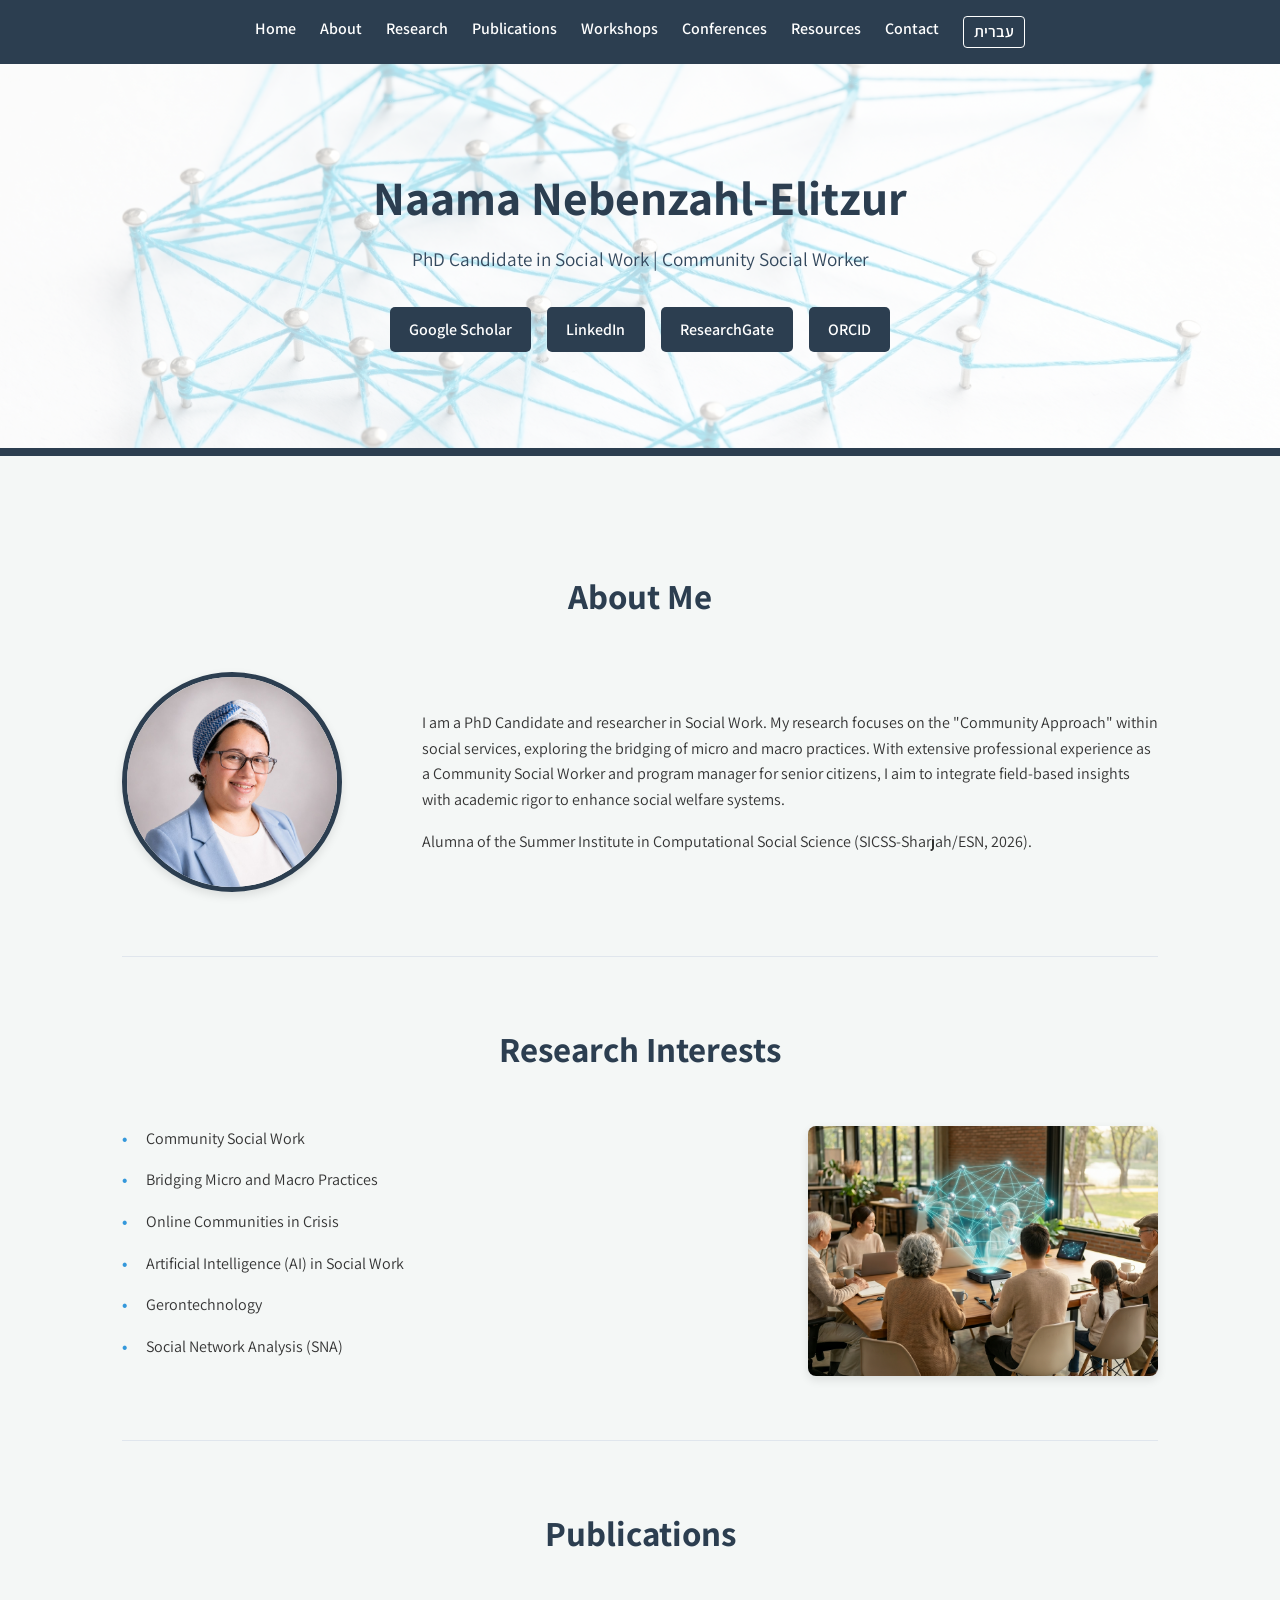
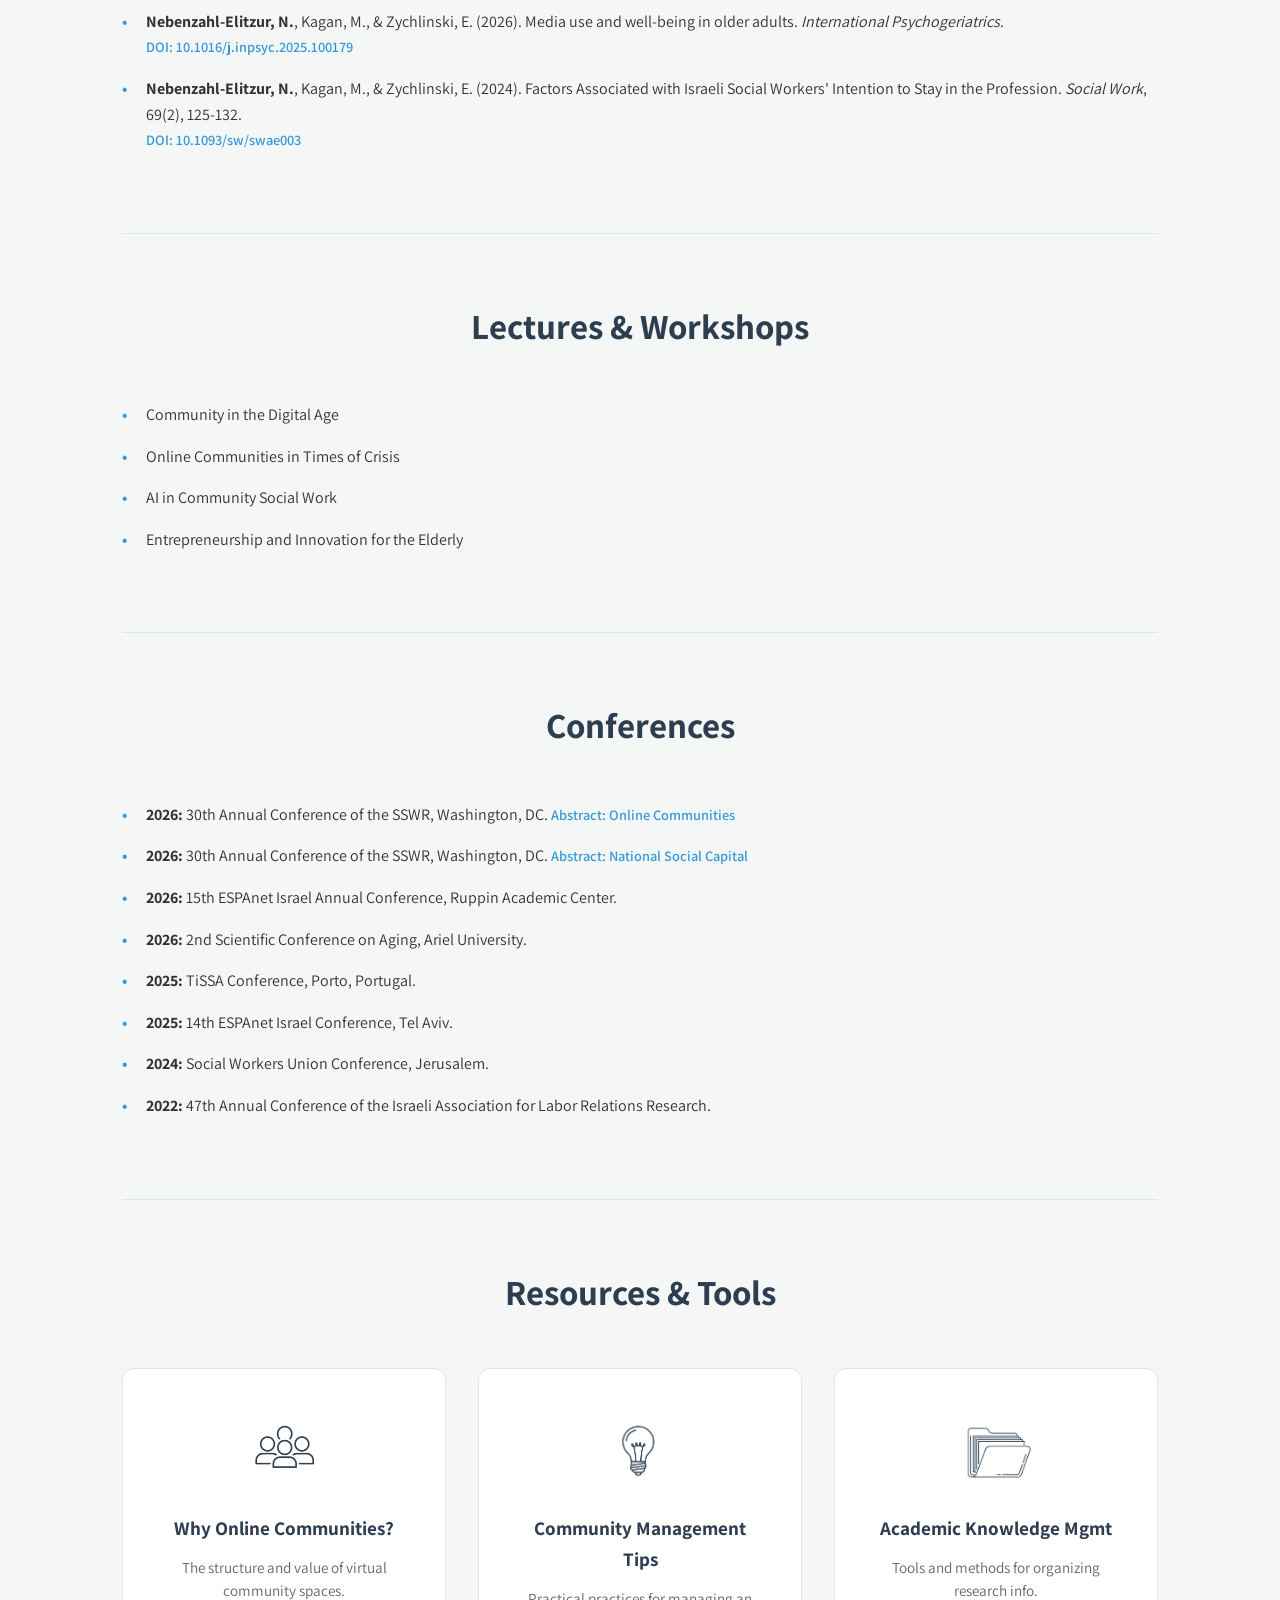
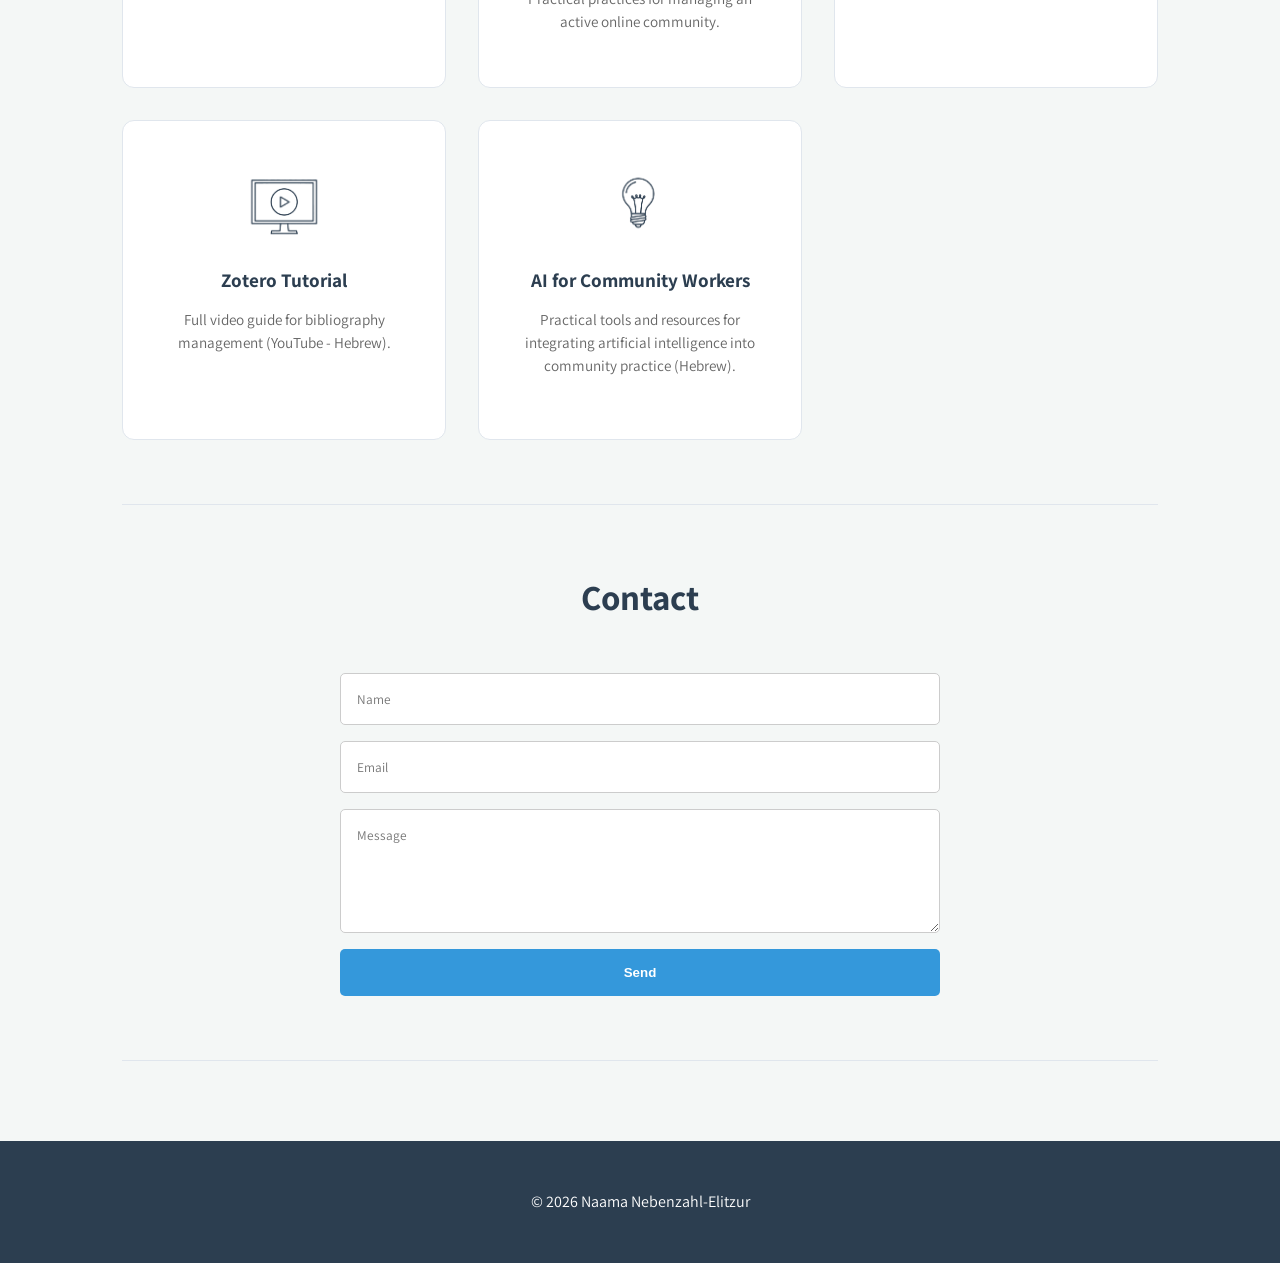
<file: index.html>
<!DOCTYPE html>
<html lang="en" dir="ltr">
<head>
    <meta charset="UTF-8">
    <meta name="viewport" content="width=device-width, initial-scale=1.0">
    <title>Naama Nebenzahl-Elitzur | Academic Profile</title>
    <link rel="icon" type="image/png" href="favicon.png">
    <link href="https://fonts.googleapis.com/css2?family=Assistant:wght@300;400;600;700&display=swap" rel="stylesheet">
    <link rel="stylesheet" href="style.css">
</head> 
<body id="top">
    <nav class="navbar">
        <div class="nav-links">
            <a href="#top">Home</a>
            <a href="#about">About</a>
            <a href="#research">Research</a>
            <a href="#publications">Publications</a>
            <a href="#workshops">Workshops</a>
            <a href="#conferences">Conferences</a>
            <a href="#resources">Resources</a>
            <a href="#contact">Contact</a>
            <a href="he.html" class="lang-btn">עברית</a>
        </div>
    </nav>

    <header class="hero">
        <h1>Naama Nebenzahl-Elitzur</h1>
        <h2>PhD Candidate in Social Work | Community Social Worker</h2>
        <div class="social-links">
            <a href="https://scholar.google.co.il/citations?user=_rtaobgAAAAJ&hl=iw" target="_blank" class="btn">Google Scholar</a>
            <a href="https://www.linkedin.com/in/naama-nebenzahl-elitzur/" target="_blank" class="btn">LinkedIn</a>
            <a href="https://www.researchgate.net/profile/Naama-Nebenzahl-Elitzur" target="_blank" class="btn">ResearchGate</a>
            <a href="https://orcid.org/0009-0003-6755-7970" target="_blank" class="btn">ORCID</a>
        </div>
    </header>

    <main class="container">
       <section id="about" class="section">
            <h2 class="section-title">About Me</h2>
            <div class="content-grid">
                <img src="profile.jpeg" alt="Naama" class="profile-img">
                <div class="text-content">
                    <p>I am a PhD Candidate and researcher in Social Work. My research focuses on the "Community Approach" within social services, exploring the bridging of micro and macro practices. With extensive professional experience as a Community Social Worker and program manager for senior citizens, I aim to integrate field-based insights with academic rigor to enhance social welfare systems.</p>
                    <p style="margin-top: 1rem;">Alumna of the Summer Institute in Computational Social Science (SICSS-Sharjah/ESN, 2026).</p>
                </div>
            </div>
        </section>

        <section id="research" class="section">
            <h2 class="section-title">Research Interests</h2>
            <div class="content-grid">
                <div class="text-content">
                    <ul class="styled-list">
                        <li>Community Social Work</li>
                        <li>Bridging Micro and Macro Practices</li>
                        <li>Online Communities in Crisis</li>
                        <li>Artificial Intelligence (AI) in Social Work</li>
                        <li>Gerontechnology</li>
                        <li>Social Network Analysis (SNA)</li>
                    </ul>
                </div>
                <img src="research.png" alt="Research" class="side-img">
            </div>
        </section>

        <section id="publications" class="section">
            <h2 class="section-title">Publications</h2>
            <ul class="styled-list">
                <li><strong>Nebenzahl-Elitzur, N.</strong>, Kagan, M., & Zychlinski, E. (2026). Media use and well-being in older adults. <em>International Psychogeriatrics</em>.<br><a href="https://doi.org/10.1016/j.inpsyc.2025.100179" target="_blank" class="doi-link">DOI: 10.1016/j.inpsyc.2025.100179</a></li>
                <li><strong>Nebenzahl-Elitzur, N.</strong>, Kagan, M., & Zychlinski, E. (2024). Factors Associated with Israeli Social Workers' Intention to Stay in the Profession. <em>Social Work</em>, 69(2), 125-132.<br><a href="https://doi.org/10.1093/sw/swae003" target="_blank" class="doi-link">DOI: 10.1093/sw/swae003</a></li>
            </ul>
        </section>

        <section id="workshops" class="section">
            <h2 class="section-title">Lectures & Workshops</h2>
            <ul class="styled-list">
                <li>Community in the Digital Age</li>
                <li>Online Communities in Times of Crisis</li>
                <li>AI in Community Social Work</li>
                <li>Entrepreneurship and Innovation for the Elderly</li>
            </ul>
        </section>

        <section id="conferences" class="section">
            <h2 class="section-title">Conferences</h2>
            <ul class="styled-list">
                <li><strong>2026:</strong> 30th Annual Conference of the SSWR, Washington, DC. <a href="https://sswr.confex.com/sswr/2026/webprogram/Paper59190.html" target="_blank" class="doi-link">Abstract: Online Communities</a></li>
                <li><strong>2026:</strong> 30th Annual Conference of the SSWR, Washington, DC. <a href="https://sswr.confex.com/sswr/2026/webprogram/Paper62223.html" target="_blank" class="doi-link">Abstract: National Social Capital</a></li>
                <li><strong>2026:</strong> 15th ESPAnet Israel Annual Conference, Ruppin Academic Center.</li>
                <li><strong>2026:</strong> 2nd Scientific Conference on Aging, Ariel University.</li>
                <li><strong>2025:</strong> TiSSA Conference, Porto, Portugal.</li>
                <li><strong>2025:</strong> 14th ESPAnet Israel Conference, Tel Aviv.</li>
                <li><strong>2024:</strong> Social Workers Union Conference, Jerusalem.</li>
                <li><strong>2022:</strong> 47th Annual Conference of the Israeli Association for Labor Relations Research.</li>
            </ul>
        </section>

        <section id="resources" class="section">
            <h2 class="section-title">Resources & Tools</h2>
            <div class="resource-grid">
                <a href="res-communities-en.html" class="resource-card">
                    <img src="icon-communities.png" alt="Icon" class="resource-icon" onerror="this.src='https://img.icons8.com/ios/100/2c3e50/network.png'">
                    <h3>Why Online Communities?</h3>
                    <p>The structure and value of virtual community spaces.</p>
                </a>
                <a href="res-tips-en.html" class="resource-card">
                    <img src="icon-tips.png" alt="Icon" class="resource-icon" onerror="this.src='https://img.icons8.com/ios/100/2c3e50/light-on.png'">
                    <h3>Community Management Tips</h3>
                    <p>Practical practices for managing an active online community.</p>
                </a>
                <a href="res-knowledge-en.html" class="resource-card">
                    <img src="icon-knowledge.png" alt="Icon" class="resource-icon" onerror="this.src='https://img.icons8.com/ios/100/2c3e50/mind-map.png'">
                    <h3>Academic Knowledge Mgmt</h3>
                    <p>Tools and methods for organizing research info.</p>
                </a>
                <a href="https://www.youtube.com/watch?v=Devmm7ygd-A" target="_blank" class="resource-card">
                    <img src="icon-zotero.png" alt="Icon" class="resource-icon" onerror="this.src='https://img.icons8.com/ios/100/2c3e50/youtube-play.png'">
                    <h3>Zotero Tutorial</h3>
                    <p>Full video guide for bibliography management (YouTube - Hebrew).</p>
                </a>
                <a href="https://aiforcommunityworkers.my.canva.site/" target="_blank" class="resource-card">
                    <img src="icon-tips.png" alt="AI Icon" class="resource-icon" onerror="this.src='https://img.icons8.com/ios/100/2c3e50/artificial-intelligence.png'">
                    <h3>AI for Community Workers</h3>
                    <p>Practical tools and resources for integrating artificial intelligence into community practice (Hebrew).</p>
                </a>
            </div>
        </section>

        <section id="contact" class="section">
            <h2 class="section-title">Contact</h2>
            <form action="https://formspree.io/f/meenwprb" method="POST" class="contact-form">
                <input type="text" name="name" placeholder="Name" required>
                <input type="email" name="email" placeholder="Email" required>
                <textarea name="message" placeholder="Message" rows="5" required></textarea>
                <button type="submit" class="submit-btn">Send</button>
            </form>
        </section>
    </main>
    <footer><p>&copy; 2026 Naama Nebenzahl-Elitzur</p></footer>
</body>
</html>
</file>
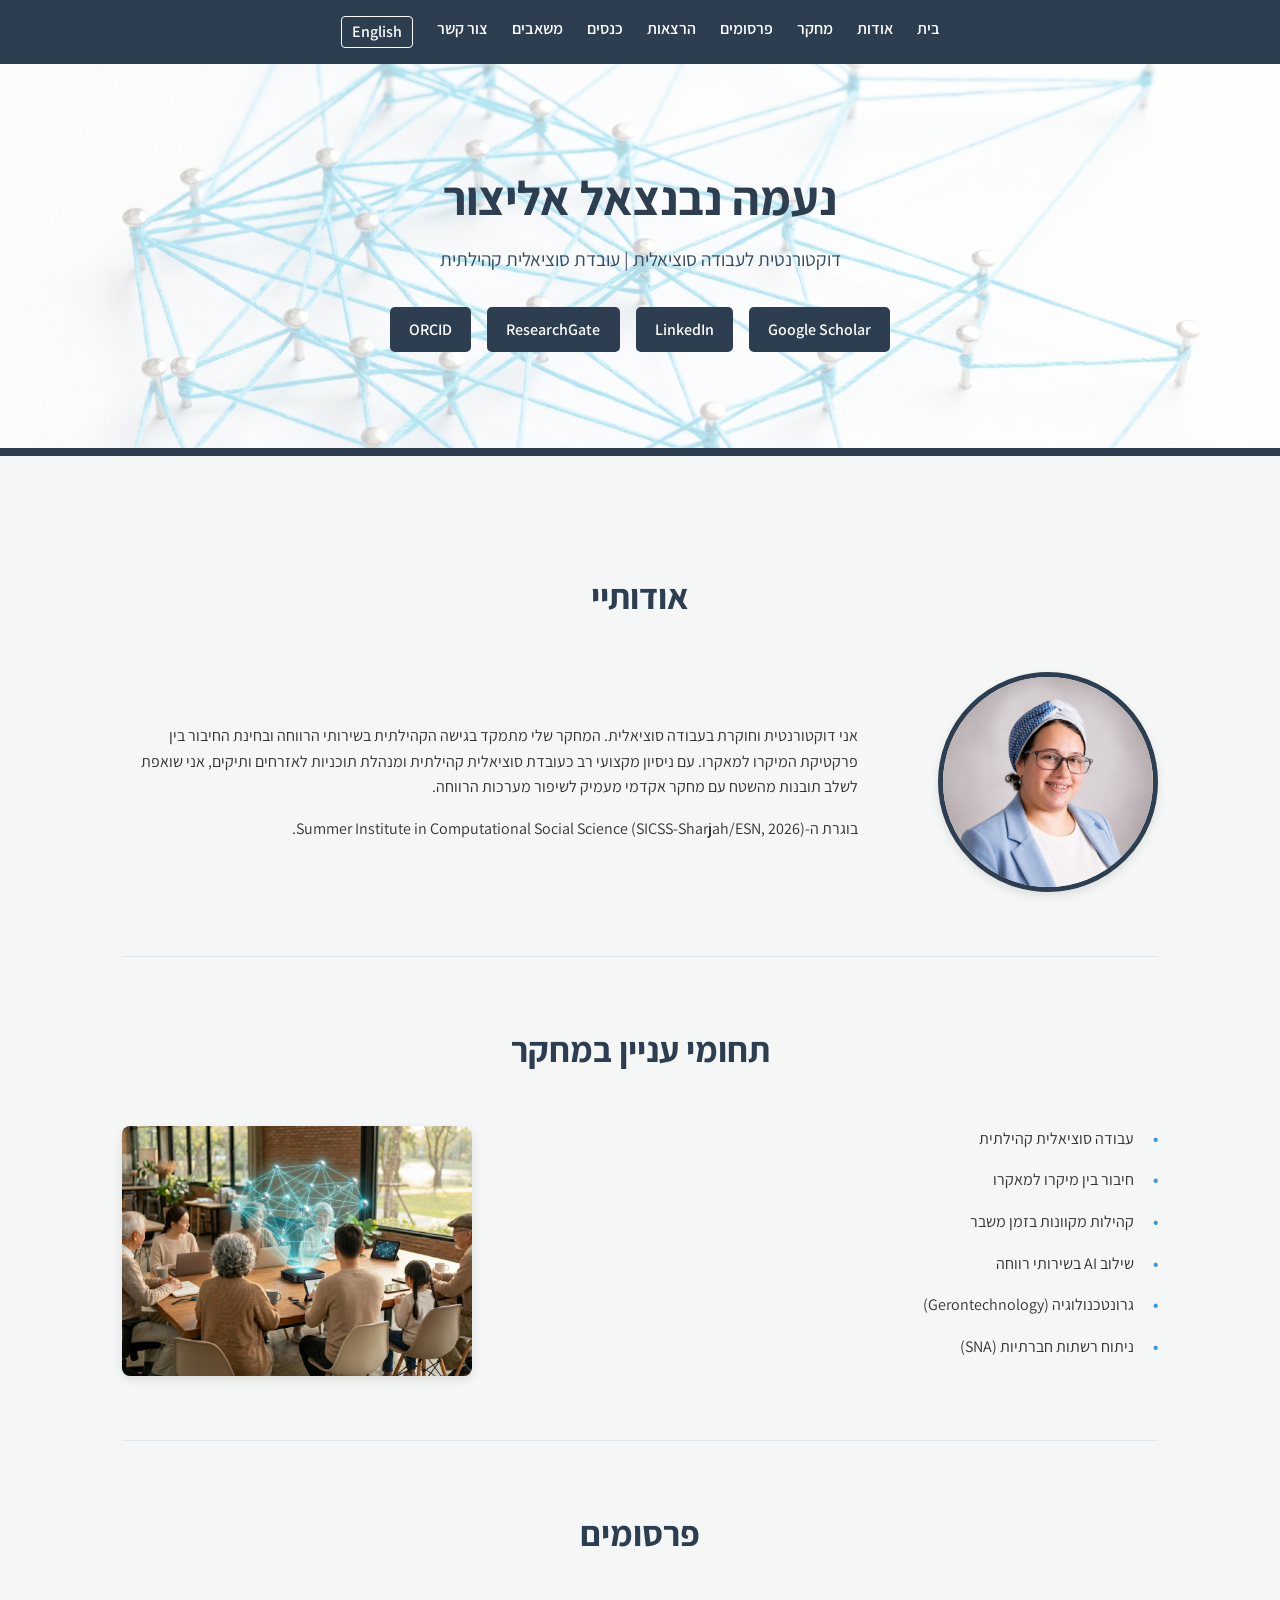
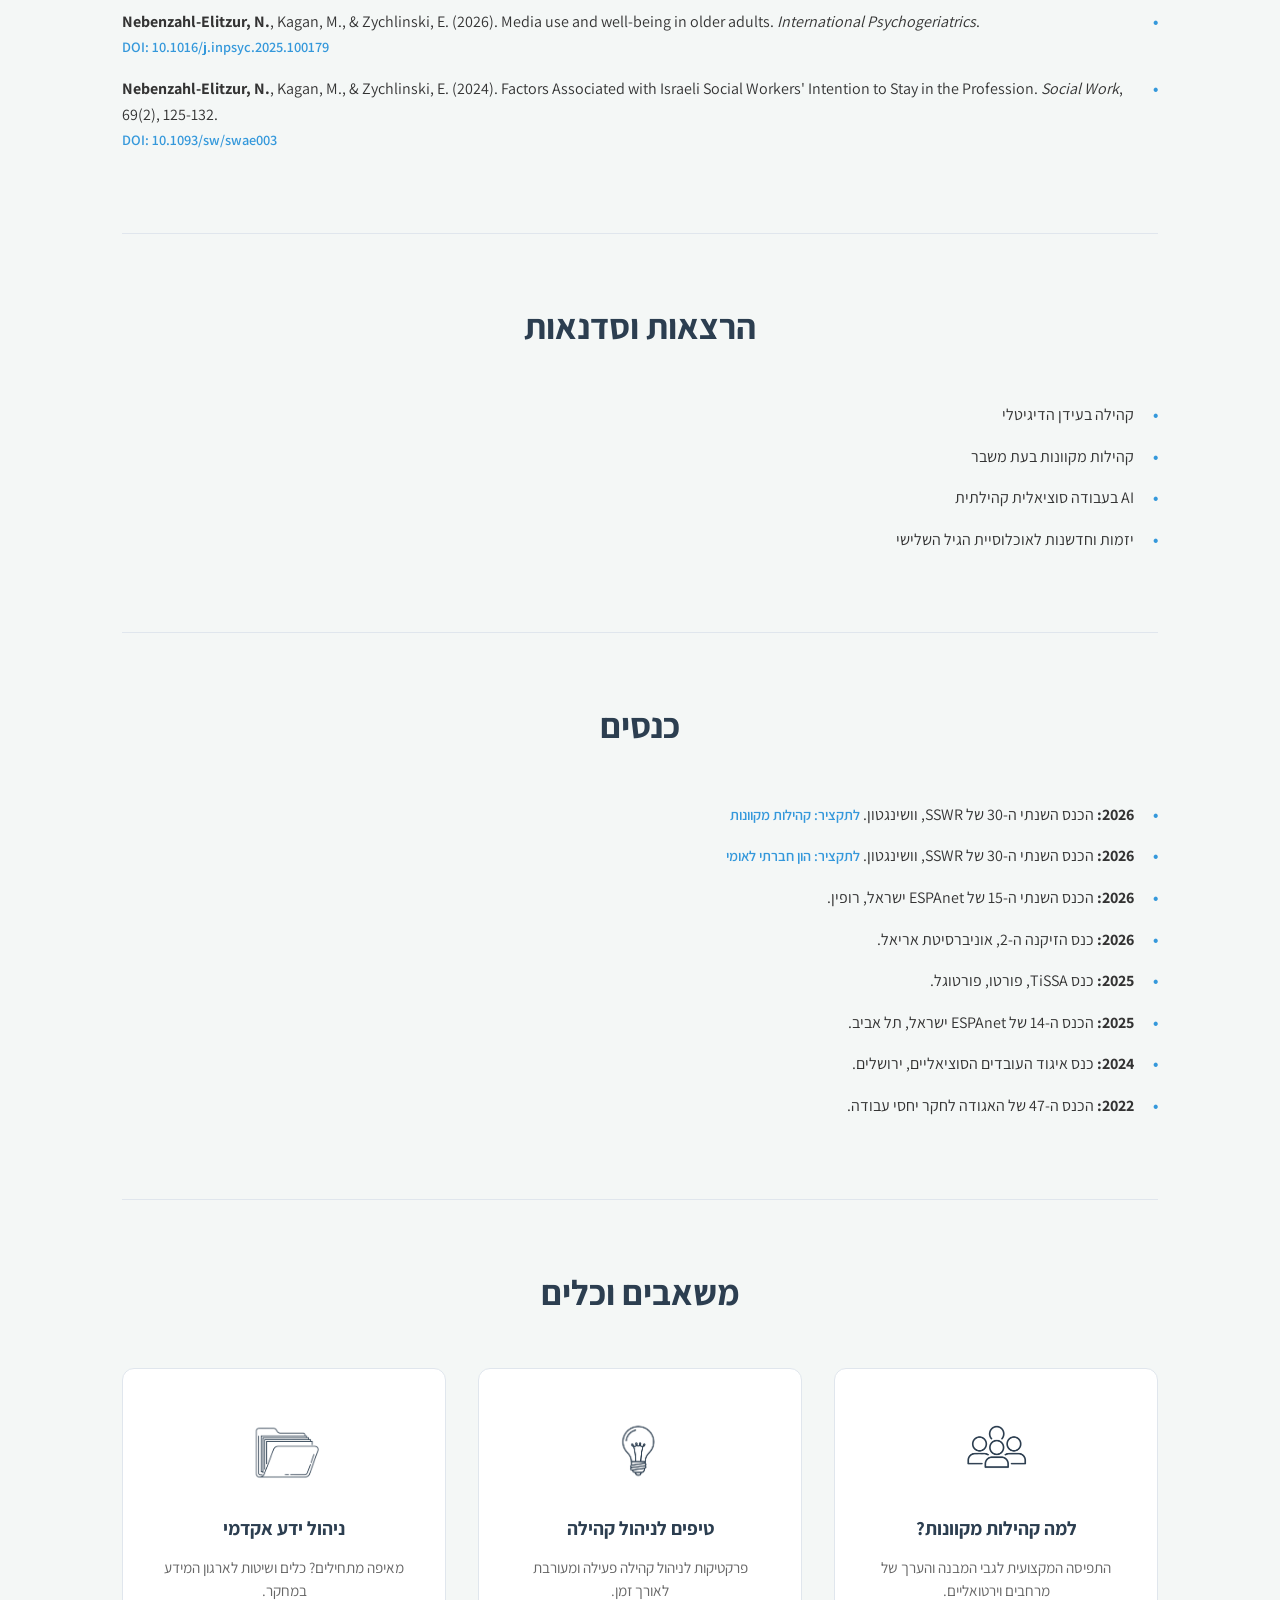
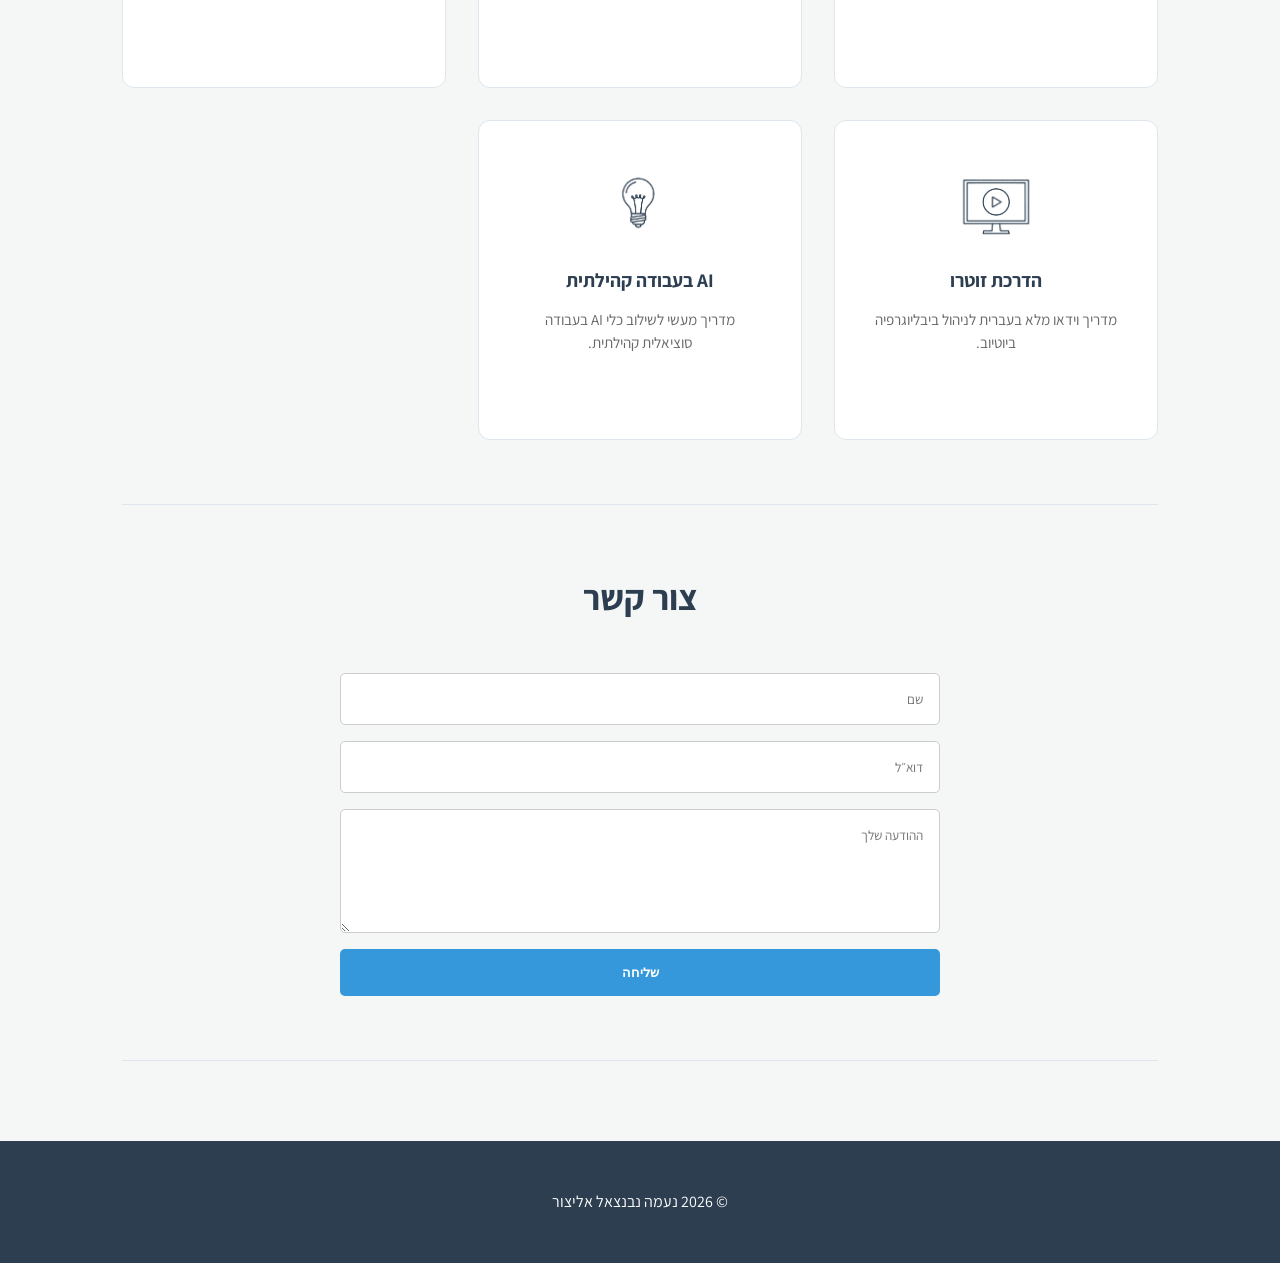
<file: he.html>
<!DOCTYPE html>
<html lang="he" dir="rtl">
<head>
    <meta charset="UTF-8">
    <meta name="viewport" content="width=device-width, initial-scale=1.0">
    <title>נעמה נבנצאל אליצור | פרופיל אקדמי</title>
    <link rel="icon" type="image/png" href="favicon.png">
    <link href="https://fonts.googleapis.com/css2?family=Assistant:wght@300;400;600;700&display=swap" rel="stylesheet">
    <link rel="stylesheet" href="style.css">
</head> 
<body id="top">
    <nav class="navbar">
        <div class="nav-links">
            <a href="#top">בית</a>
            <a href="#about">אודות</a>
            <a href="#research">מחקר</a>
            <a href="#publications">פרסומים</a>
            <a href="#workshops">הרצאות</a>
            <a href="#conferences">כנסים</a>
            <a href="#resources">משאבים</a>
            <a href="#contact">צור קשר</a>
            <a href="index.html" class="lang-btn">English</a>
        </div>
    </nav>

    <header class="hero">
        <h1>נעמה נבנצאל אליצור</h1>
        <h2>דוקטורנטית לעבודה סוציאלית | עובדת סוציאלית קהילתית</h2>
        <div class="social-links">
            <a href="https://scholar.google.co.il/citations?user=_rtaobgAAAAJ&hl=iw" target="_blank" class="btn">Google Scholar</a>
            <a href="https://www.linkedin.com/in/naama-nebenzahl-elitzur/" target="_blank" class="btn">LinkedIn</a>
            <a href="https://www.researchgate.net/profile/Naama-Nebenzahl-Elitzur" target="_blank" class="btn">ResearchGate</a>
            <a href="https://orcid.org/0009-0003-6755-7970" target="_blank" class="btn">ORCID</a>
        </div>
    </header>

    <main class="container">
       <section id="about" class="section">
            <h2 class="section-title">אודותיי</h2>
            <div class="content-grid">
                <img src="profile.jpeg" alt="נעמה" class="profile-img">
                <div class="text-content">
                    <p>אני דוקטורנטית וחוקרת בעבודה סוציאלית. המחקר שלי מתמקד בגישה הקהילתית בשירותי הרווחה ובחינת החיבור בין פרקטיקת המיקרו למאקרו. עם ניסיון מקצועי רב כעובדת סוציאלית קהילתית ומנהלת תוכניות לאזרחים ותיקים, אני שואפת לשלב תובנות מהשטח עם מחקר אקדמי מעמיק לשיפור מערכות הרווחה.</p>
                    <p style="margin-top: 1rem;">בוגרת ה-Summer Institute in Computational Social Science (SICSS-Sharjah/ESN, 2026).</p>
                </div>
            </div>
        </section>

        <section id="research" class="section">
            <h2 class="section-title">תחומי עניין במחקר</h2>
            <div class="content-grid">
                <div class="text-content">
                    <ul class="styled-list">
                        <li>עבודה סוציאלית קהילתית</li>
                        <li>חיבור בין מיקרו למאקרו</li>
                        <li>קהילות מקוונות בזמן משבר</li>
                        <li>שילוב AI בשירותי רווחה</li>
                        <li>גרונטכנולוגיה (Gerontechnology)</li>
                        <li>ניתוח רשתות חברתיות (SNA)</li>
                    </ul>
                </div>
                <img src="research.png" alt="מחקר" class="side-img">
            </div>
        </section>

        <section id="publications" class="section">
            <h2 class="section-title">פרסומים</h2>
            <ul class="styled-list" dir="ltr" style="text-align: left;">
                <li><strong>Nebenzahl-Elitzur, N.</strong>, Kagan, M., & Zychlinski, E. (2026). Media use and well-being in older adults. <em>International Psychogeriatrics</em>.<br><a href="https://doi.org/10.1016/j.inpsyc.2025.100179" target="_blank" class="doi-link">DOI: 10.1016/j.inpsyc.2025.100179</a></li>
                <li><strong>Nebenzahl-Elitzur, N.</strong>, Kagan, M., & Zychlinski, E. (2024). Factors Associated with Israeli Social Workers' Intention to Stay in the Profession. <em>Social Work</em>, 69(2), 125-132.<br><a href="https://doi.org/10.1093/sw/swae003" target="_blank" class="doi-link">DOI: 10.1093/sw/swae003</a></li>
            </ul>
        </section>

        <section id="workshops" class="section">
            <h2 class="section-title">הרצאות וסדנאות</h2>
            <ul class="styled-list">
                <li>קהילה בעידן הדיגיטלי</li>
                <li>קהילות מקוונות בעת משבר</li>
                <li>AI בעבודה סוציאלית קהילתית</li>
                <li>יזמות וחדשנות לאוכלוסיית הגיל השלישי</li>
            </ul>
        </section>

        <section id="conferences" class="section">
            <h2 class="section-title">כנסים</h2>
            <ul class="styled-list">
                <li><strong>2026:</strong> הכנס השנתי ה-30 של SSWR, וושינגטון. <a href="https://sswr.confex.com/sswr/2026/webprogram/Paper59190.html" target="_blank" class="doi-link">לתקציר: קהילות מקוונות</a></li>
                <li><strong>2026:</strong> הכנס השנתי ה-30 של SSWR, וושינגטון. <a href="https://sswr.confex.com/sswr/2026/webprogram/Paper62223.html" target="_blank" class="doi-link">לתקציר: הון חברתי לאומי</a></li>
                <li><strong>2026:</strong> הכנס השנתי ה-15 של ESPAnet ישראל, רופין.</li>
                <li><strong>2026:</strong> כנס הזיקנה ה-2, אוניברסיטת אריאל.</li>
                <li><strong>2025:</strong> כנס TiSSA, פורטו, פורטוגל.</li>
                <li><strong>2025:</strong> הכנס ה-14 של ESPAnet ישראל, תל אביב.</li>
                <li><strong>2024:</strong> כנס איגוד העובדים הסוציאליים, ירושלים.</li>
                <li><strong>2022:</strong> הכנס ה-47 של האגודה לחקר יחסי עבודה.</li>
            </ul>
        </section>

      <section id="resources" class="section">
            <h2 class="section-title">משאבים וכלים</h2>
            <div class="resource-grid">
                <a href="res-communities-he.html" class="resource-card">
                    <img src="icon-communities.png" alt="איור קהילות" class="resource-icon" onerror="this.src='https://img.icons8.com/ios/100/2c3e50/network.png'">
                    <h3>למה קהילות מקוונות?</h3>
                    <p>התפיסה המקצועית לגבי המבנה והערך של מרחבים וירטואליים.</p>
                </a>
                
                <a href="res-tips-he.html" class="resource-card">
                    <img src="icon-tips.png" alt="איור טיפים" class="resource-icon" onerror="this.src='https://img.icons8.com/ios/100/2c3e50/light-on.png'">
                    <h3>טיפים לניהול קהילה</h3>
                    <p>פרקטיקות לניהול קהילה פעילה ומעורבת לאורך זמן.</p>
                </a>

                <a href="res-knowledge-he.html" class="resource-card">
                    <img src="icon-knowledge.png" alt="איור ניהול ידע" class="resource-icon" onerror="this.src='https://img.icons8.com/ios/100/2c3e50/mind-map.png'">
                    <h3>ניהול ידע אקדמי</h3>
                    <p>מאיפה מתחילים? כלים ושיטות לארגון המידע במחקר.</p>
                </a>

                <a href="https://www.youtube.com/watch?v=Devmm7ygd-A" target="_blank" class="resource-card">
                    <img src="icon-zotero.png" alt="איור זוטרו" class="resource-icon" onerror="this.src='https://img.icons8.com/ios/100/2c3e50/youtube-play.png'">
                    <h3>הדרכת זוטרו</h3>
                    <p>מדריך וידאו מלא בעברית לניהול ביבליוגרפיה ביוטיוב.</p>
                </a>

                <a href="https://aiforcommunityworkers.my.canva.site/" target="_blank" class="resource-card">
                    <img src="icon-tips.png" alt="איור בינה מלאכותית" class="resource-icon" onerror="this.src='https://img.icons8.com/ios/100/2c3e50/artificial-intelligence.png'">
                    <h3>AI בעבודה קהילתית</h3>
                    <p>מדריך מעשי לשילוב כלי AI בעבודה סוציאלית קהילתית.</p>
                </a>
            </div>
        </section>

        <section id="contact" class="section">
            <h2 class="section-title">צור קשר</h2>
            <form action="https://formspree.io/f/meenwprb" method="POST" class="contact-form">
                <input type="text" name="name" placeholder="שם" required>
                <input type="email" name="email" placeholder="דוא״ל" required>
                <textarea name="message" placeholder="ההודעה שלך" rows="5" required></textarea>
                <button type="submit" class="submit-btn">שליחה</button>
            </form>
        </section>
    </main>
    <footer><p>&copy; 2026 נעמה נבנצאל אליצור</p></footer>
</body>
</html>
</file>
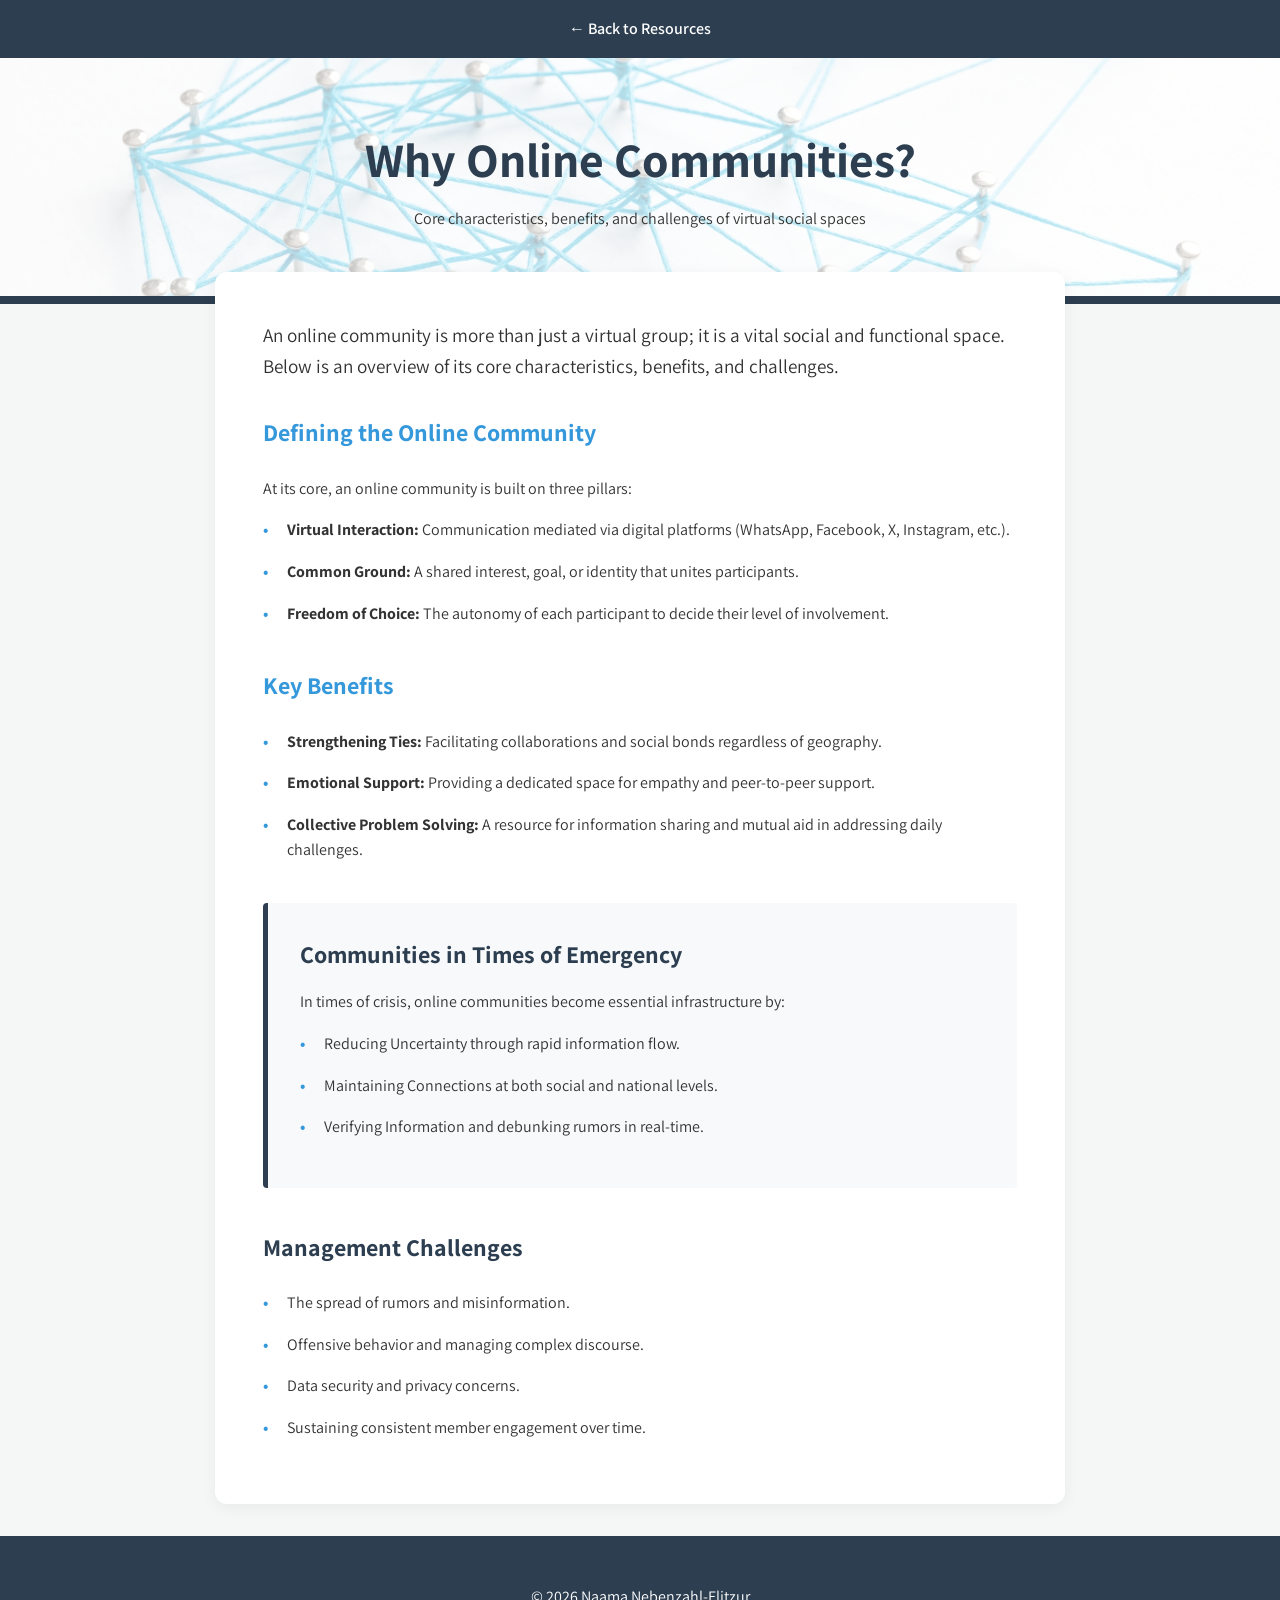
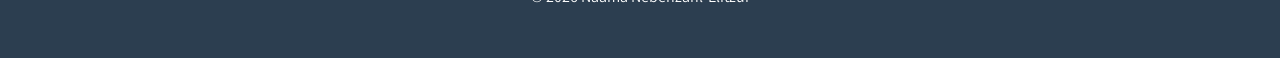
<file: res-communities-en.html>
<!DOCTYPE html>
<html lang="en" dir="ltr">
<head>
    <meta charset="UTF-8">
    <title>Why Online Communities? | Naama Nebenzahl-Elitzur</title>
    <link rel="stylesheet" href="style.css">
    <link href="https://fonts.googleapis.com/css2?family=Assistant:wght@400;600;700&display=swap" rel="stylesheet">
</head>
<body>
    <nav class="navbar">
        <div class="nav-links"><a href="index.html#resources">← Back to Resources</a></div>
    </nav>

    <header class="hero" style="padding: 4rem 2rem;">
        <h1>Why Online Communities?</h1>
        <p>Core characteristics, benefits, and challenges of virtual social spaces</p>
    </header>

    <main class="container" style="max-width: 850px; background: white; padding: 3rem; margin-top: -2rem; border-radius: 12px; box-shadow: 0 4px 15px rgba(0,0,0,0.05); position: relative; z-index: 10;">
        
        <p style="font-size: 1.2rem; margin-bottom: 2rem;">An online community is more than just a virtual group; it is a vital social and functional space. Below is an overview of its core characteristics, benefits, and challenges.</p>

        <h2 style="color: var(--accent-color); margin-bottom: 1.5rem;">Defining the Online Community</h2>
        <p style="margin-bottom: 1rem;">At its core, an online community is built on three pillars:</p>
        <ul class="styled-list">
            <li><strong>Virtual Interaction:</strong> Communication mediated via digital platforms (WhatsApp, Facebook, X, Instagram, etc.).</li>
            <li><strong>Common Ground:</strong> A shared interest, goal, or identity that unites participants.</li>
            <li><strong>Freedom of Choice:</strong> The autonomy of each participant to decide their level of involvement.</li>
        </ul>

        <h2 style="color: var(--accent-color); margin-top: 2.5rem; margin-bottom: 1.5rem;">Key Benefits</h2>
        <ul class="styled-list">
            <li><strong>Strengthening Ties:</strong> Facilitating collaborations and social bonds regardless of geography.</li>
            <li><strong>Emotional Support:</strong> Providing a dedicated space for empathy and peer-to-peer support.</li>
            <li><strong>Collective Problem Solving:</strong> A resource for information sharing and mutual aid in addressing daily challenges.</li>
        </ul>

        <div style="background: #f8f9fa; padding: 2rem; border-left: 5px solid var(--primary-color); margin: 2.5rem 0; border-radius: 4px;">
            <h2 style="color: var(--primary-color); margin-bottom: 1rem;">Communities in Times of Emergency</h2>
            <p style="margin-bottom: 1rem;">In times of crisis, online communities become essential infrastructure by:</p>
            <ul class="styled-list">
                <li>Reducing Uncertainty through rapid information flow.</li>
                <li>Maintaining Connections at both social and national levels.</li>
                <li>Verifying Information and debunking rumors in real-time.</li>
            </ul>
        </div>

        <h2 style="color: var(--primary-color); margin-bottom: 1.5rem;">Management Challenges</h2>
        <ul class="styled-list">
            <li>The spread of rumors and misinformation.</li>
            <li>Offensive behavior and managing complex discourse.</li>
            <li>Data security and privacy concerns.</li>
            <li>Sustaining consistent member engagement over time.</li>
        </ul>
    </main>

    <footer><p>&copy; 2026 Naama Nebenzahl-Elitzur</p></footer>
</body>
</html>
</file>
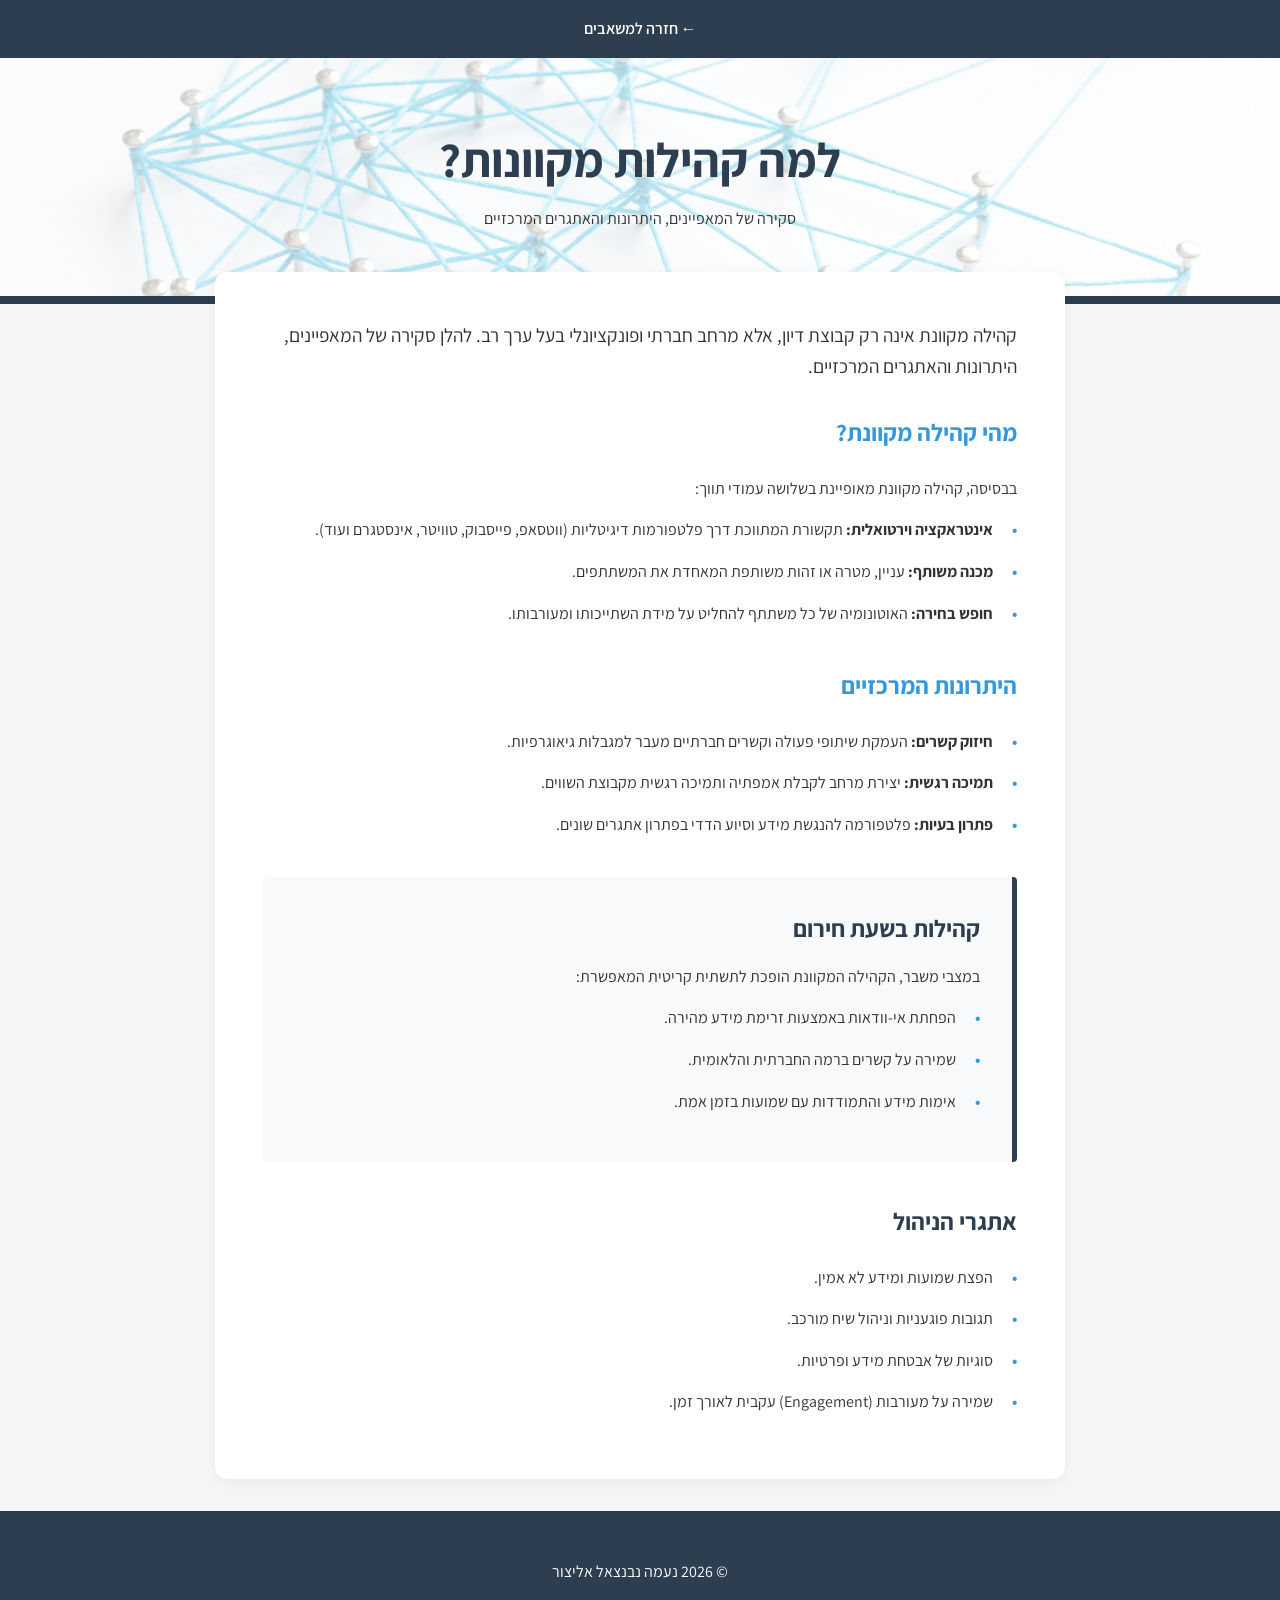
<file: res-communities-he.html>
<!DOCTYPE html>
<html lang="he" dir="rtl">
<head>
    <meta charset="UTF-8">
    <title>למה קהילות מקוונות? | נעמה נבנצאל אליצור</title>
    <link rel="stylesheet" href="style.css">
    <link href="https://fonts.googleapis.com/css2?family=Assistant:wght@400;600;700&display=swap" rel="stylesheet">
</head>
<body>
    <nav class="navbar">
        <div class="nav-links"><a href="he.html#resources">← חזרה למשאבים</a></div>
    </nav>

    <header class="hero" style="padding: 4rem 2rem;">
        <h1>למה קהילות מקוונות?</h1>
        <p>סקירה של המאפיינים, היתרונות והאתגרים המרכזיים</p>
    </header>

    <main class="container" style="max-width: 850px; background: white; padding: 3rem; margin-top: -2rem; border-radius: 12px; box-shadow: 0 4px 15px rgba(0,0,0,0.05); position: relative; z-index: 10;">
        
        <p style="font-size: 1.2rem; margin-bottom: 2rem;">קהילה מקוונת אינה רק קבוצת דיון, אלא מרחב חברתי ופונקציונלי בעל ערך רב. להלן סקירה של המאפיינים, היתרונות והאתגרים המרכזיים.</p>

        <h2 style="color: var(--accent-color); margin-bottom: 1.5rem;">מהי קהילה מקוונת?</h2>
        <p style="margin-bottom: 1rem;">בבסיסה, קהילה מקוונת מאופיינת בשלושה עמודי תווך:</p>
        <ul class="styled-list">
            <li><strong>אינטראקציה וירטואלית:</strong> תקשורת המתווכת דרך פלטפורמות דיגיטליות (ווטסאפ, פייסבוק, טוויטר, אינסטגרם ועוד).</li>
            <li><strong>מכנה משותף:</strong> עניין, מטרה או זהות משותפת המאחדת את המשתתפים.</li>
            <li><strong>חופש בחירה:</strong> האוטונומיה של כל משתתף להחליט על מידת השתייכותו ומעורבותו.</li>
        </ul>

        <h2 style="color: var(--accent-color); margin-top: 2.5rem; margin-bottom: 1.5rem;">היתרונות המרכזיים</h2>
        <ul class="styled-list">
            <li><strong>חיזוק קשרים:</strong> העמקת שיתופי פעולה וקשרים חברתיים מעבר למגבלות גיאוגרפיות.</li>
            <li><strong>תמיכה רגשית:</strong> יצירת מרחב לקבלת אמפתיה ותמיכה רגשית מקבוצת השווים.</li>
            <li><strong>פתרון בעיות:</strong> פלטפורמה להנגשת מידע וסיוע הדדי בפתרון אתגרים שונים.</li>
        </ul>

        <div style="background: #f8f9fa; padding: 2rem; border-right: 5px solid var(--primary-color); margin: 2.5rem 0; border-radius: 4px;">
            <h2 style="color: var(--primary-color); margin-bottom: 1rem;">קהילות בשעת חירום</h2>
            <p style="margin-bottom: 1rem;">במצבי משבר, הקהילה המקוונת הופכת לתשתית קריטית המאפשרת:</p>
            <ul class="styled-list">
                <li>הפחתת אי-וודאות באמצעות זרימת מידע מהירה.</li>
                <li>שמירה על קשרים ברמה החברתית והלאומית.</li>
                <li>אימות מידע והתמודדות עם שמועות בזמן אמת.</li>
            </ul>
        </div>

        <h2 style="color: var(--primary-color); margin-bottom: 1.5rem;">אתגרי הניהול</h2>
        <ul class="styled-list">
            <li>הפצת שמועות ומידע לא אמין.</li>
            <li>תגובות פוגעניות וניהול שיח מורכב.</li>
            <li>סוגיות של אבטחת מידע ופרטיות.</li>
            <li>שמירה על מעורבות (Engagement) עקבית לאורך זמן.</li>
        </ul>
    </main>

    <footer><p>&copy; 2026 נעמה נבנצאל אליצור</p></footer>
</body>
</html>
</file>
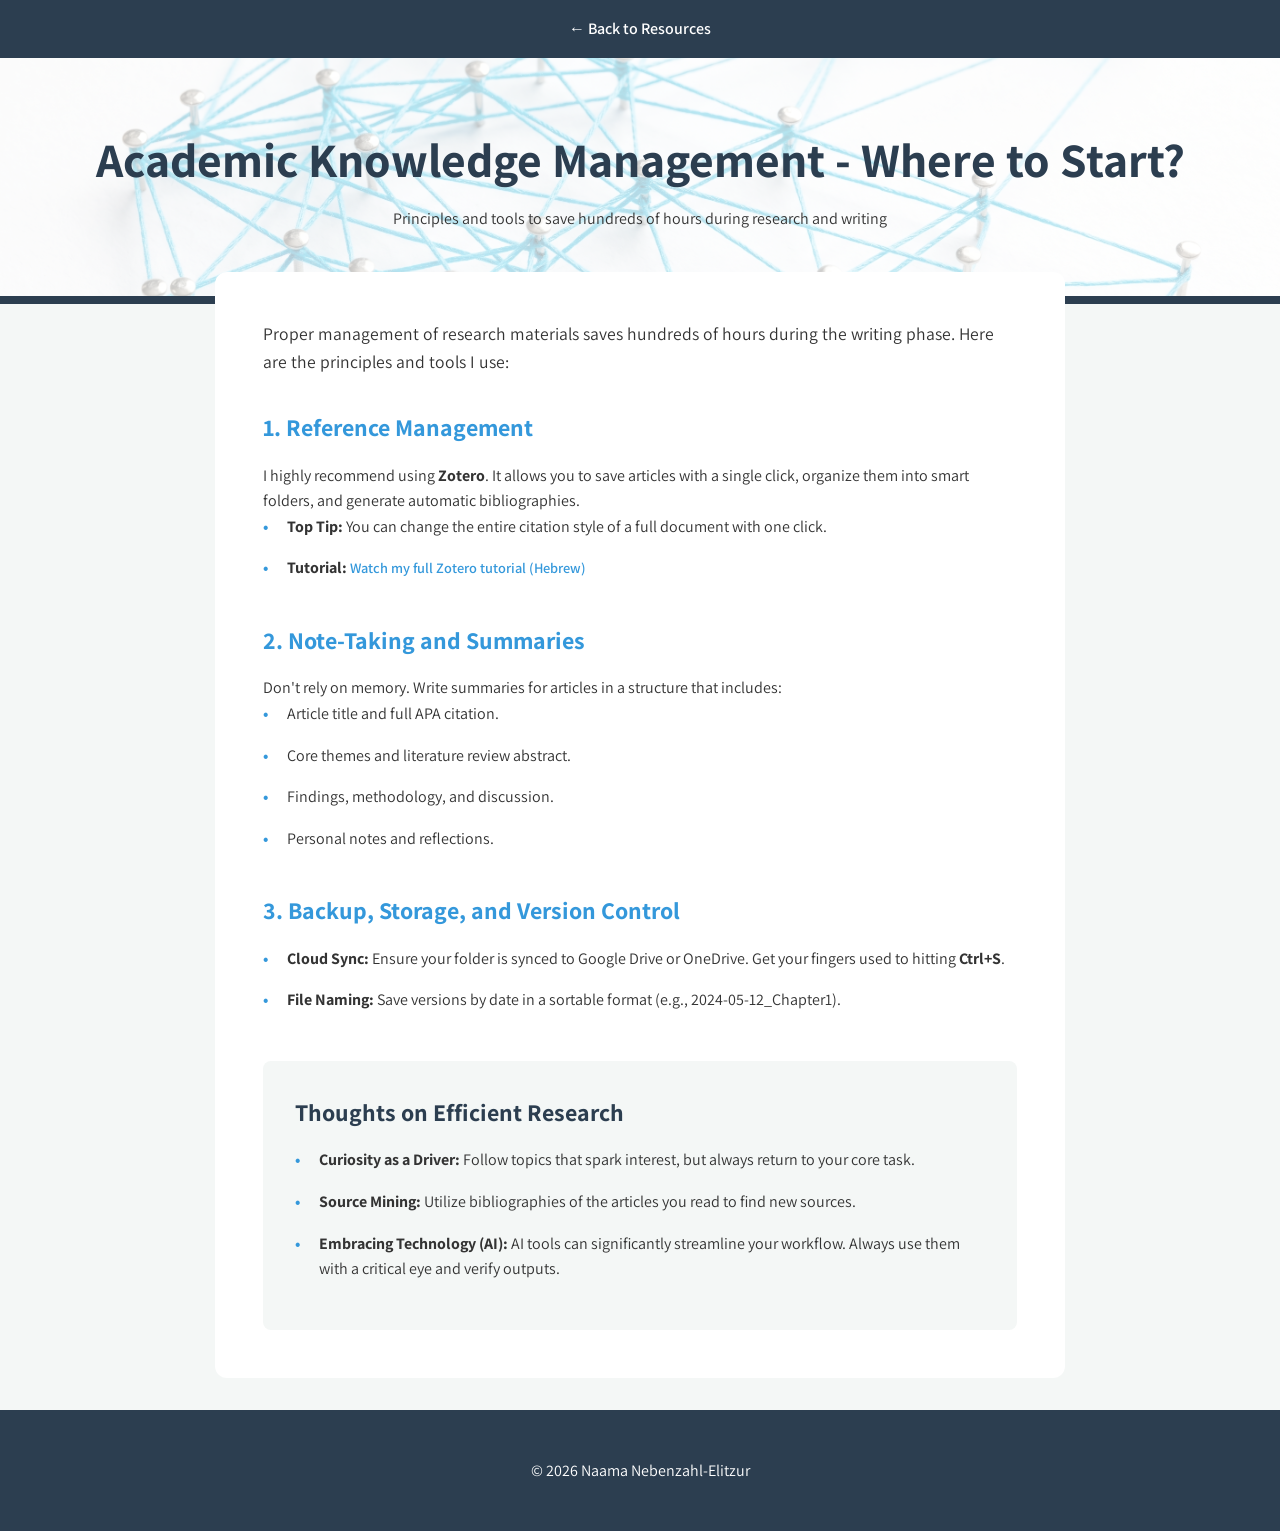
<file: res-knowledge-en.html>
<!DOCTYPE html>
<html lang="en" dir="ltr">
<head>
    <meta charset="UTF-8">
    <title>Academic Knowledge Management | Naama Nebenzahl-Elitzur</title>
    <link rel="stylesheet" href="style.css">
    <link href="https://fonts.googleapis.com/css2?family=Assistant:wght@400;600;700&display=swap" rel="stylesheet">
</head>
<body>
    <nav class="navbar"><div class="nav-links"><a href="index.html#resources">← Back to Resources</a></div></nav>

    <header class="hero" style="padding: 4rem 2rem;">
        <h1>Academic Knowledge Management - Where to Start?</h1>
        <p>Principles and tools to save hundreds of hours during research and writing</p>
    </header>

    <main class="container" style="max-width: 850px; background: white; padding: 3rem; margin-top: -2rem; border-radius: 12px;">
        
        <p style="font-size: 1.1rem; margin-bottom: 2rem;">Proper management of research materials saves hundreds of hours during the writing phase. Here are the principles and tools I use:</p>

        <h2 style="color: var(--accent-color); margin-bottom: 1rem;">1. Reference Management</h2>
        <p>I highly recommend using <strong>Zotero</strong>. It allows you to save articles with a single click, organize them into smart folders, and generate automatic bibliographies.</p>
        <ul class="styled-list">
            <li><strong>Top Tip:</strong> You can change the entire citation style of a full document with one click.</li>
            <li><strong>Tutorial:</strong> <a href="https://www.youtube.com/watch?v=Devmm7ygd-A" target="_blank" class="doi-link">Watch my full Zotero tutorial (Hebrew)</a></li>
        </ul>

        <h2 style="color: var(--accent-color); margin-top: 2.5rem; margin-bottom: 1rem;">2. Note-Taking and Summaries</h2>
        <p>Don't rely on memory. Write summaries for articles in a structure that includes:</p>
        <ul class="styled-list">
            <li>Article title and full APA citation.</li>
            <li>Core themes and literature review abstract.</li>
            <li>Findings, methodology, and discussion.</li>
            <li>Personal notes and reflections.</li>
        </ul>

        <h2 style="color: var(--accent-color); margin-top: 2.5rem; margin-bottom: 1rem;">3. Backup, Storage, and Version Control</h2>
        <ul class="styled-list">
            <li><strong>Cloud Sync:</strong> Ensure your folder is synced to Google Drive or OneDrive. Get your fingers used to hitting <strong>Ctrl+S</strong>.</li>
            <li><strong>File Naming:</strong> Save versions by date in a sortable format (e.g., 2024-05-12_Chapter1).</li>
        </ul>

        <div style="background: #f4f7f6; padding: 2rem; border-radius: 8px; margin-top: 3rem;">
            <h2 style="color: var(--primary-color); margin-bottom: 1rem;">Thoughts on Efficient Research</h2>
            <ul class="styled-list">
                <li><strong>Curiosity as a Driver:</strong> Follow topics that spark interest, but always return to your core task.</li>
                <li><strong>Source Mining:</strong> Utilize bibliographies of the articles you read to find new sources.</li>
                <li><strong>Embracing Technology (AI):</strong> AI tools can significantly streamline your workflow. Always use them with a critical eye and verify outputs.</li>
            </ul>
        </div>
    </main>
    <footer><p>&copy; 2026 Naama Nebenzahl-Elitzur</p></footer>
</body>
</html>
</file>
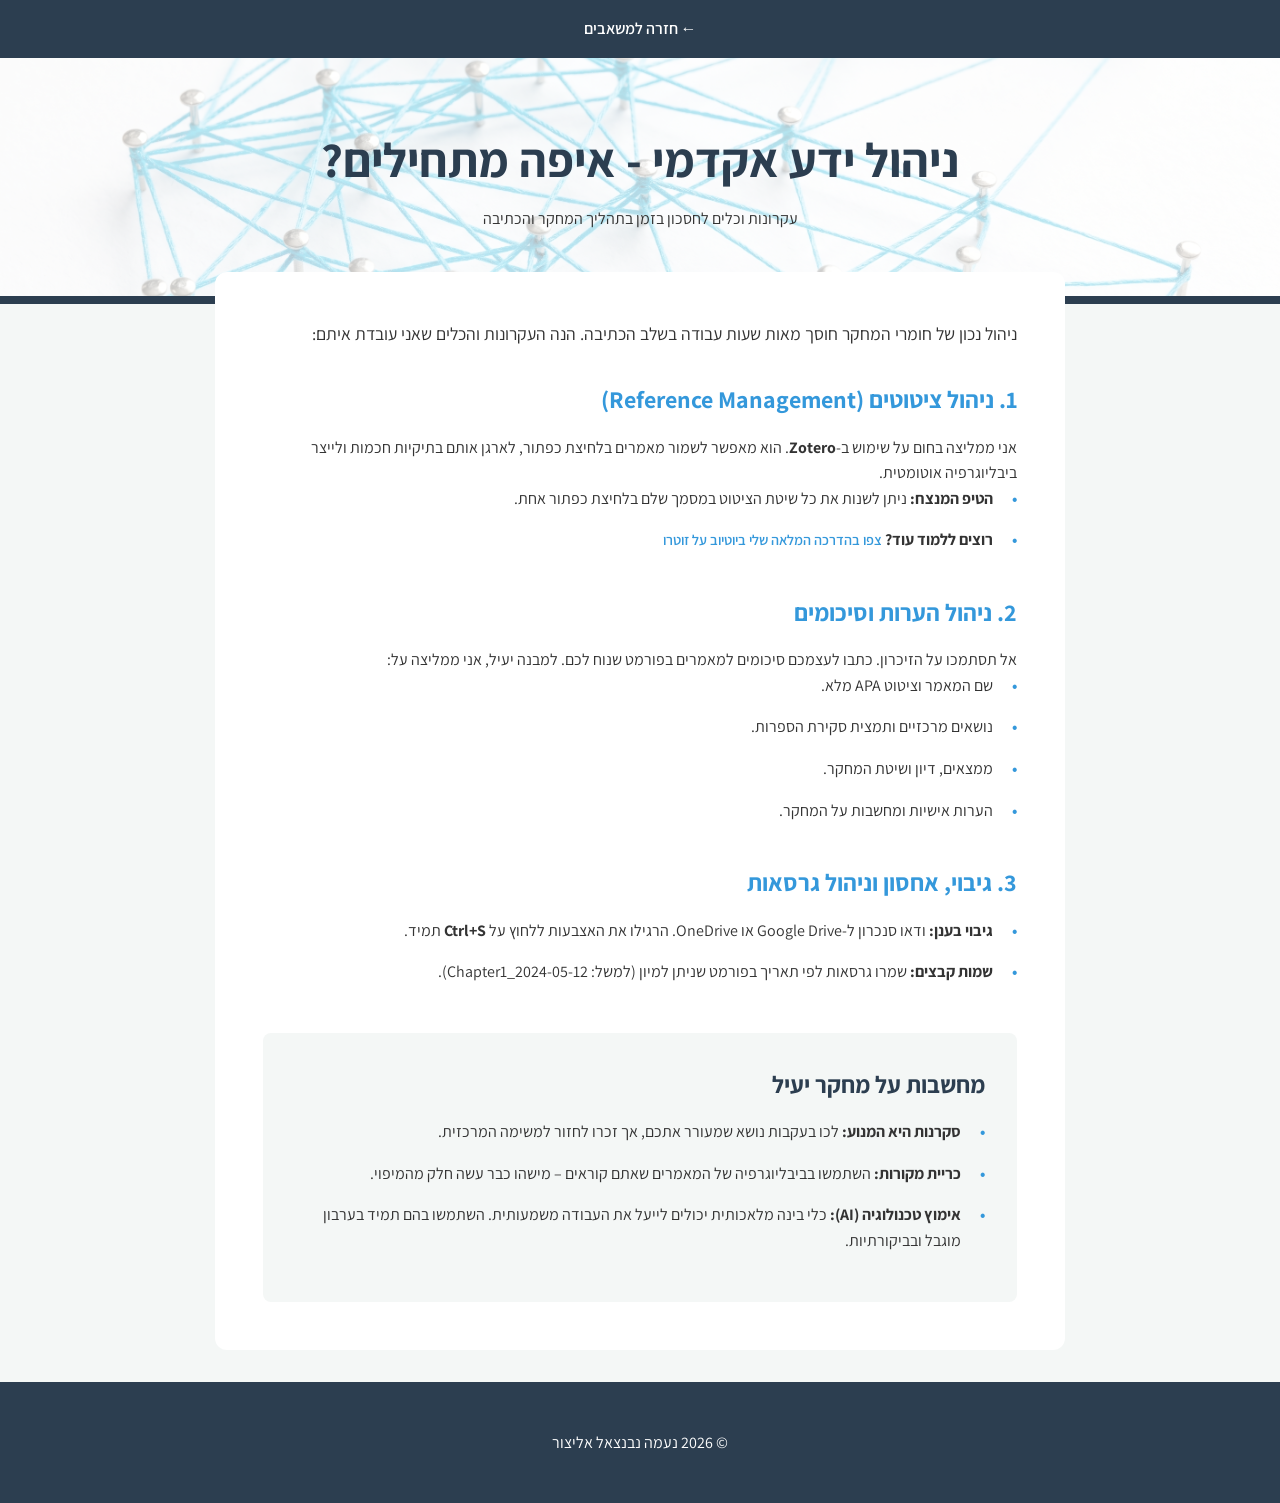
<file: res-knowledge-he.html>
<!DOCTYPE html>
<html lang="he" dir="rtl">
<head>
    <meta charset="UTF-8">
    <title>ניהול ידע אקדמי | נעמה נבנצאל אליצור</title>
    <link rel="stylesheet" href="style.css">
    <link href="https://fonts.googleapis.com/css2?family=Assistant:wght@400;600;700&display=swap" rel="stylesheet">
</head>
<body>
    <nav class="navbar"><div class="nav-links"><a href="he.html#resources">← חזרה למשאבים</a></div></nav>

    <header class="hero" style="padding: 4rem 2rem;">
        <h1>ניהול ידע אקדמי - איפה מתחילים?</h1>
        <p>עקרונות וכלים לחסכון בזמן בתהליך המחקר והכתיבה</p>
    </header>

    <main class="container" style="max-width: 850px; background: white; padding: 3rem; margin-top: -2rem; border-radius: 12px;">
        
        <p style="font-size: 1.1rem; margin-bottom: 2rem;">ניהול נכון של חומרי המחקר חוסך מאות שעות עבודה בשלב הכתיבה. הנה העקרונות והכלים שאני עובדת איתם:</p>

        <h2 style="color: var(--accent-color); margin-bottom: 1rem;">1. ניהול ציטוטים (Reference Management)</h2>
        <p>אני ממליצה בחום על שימוש ב-<strong>Zotero</strong>. הוא מאפשר לשמור מאמרים בלחיצת כפתור, לארגן אותם בתיקיות חכמות ולייצר ביבליוגרפיה אוטומטית.</p>
        <ul class="styled-list">
            <li><strong>הטיפ המנצח:</strong> ניתן לשנות את כל שיטת הציטוט במסמך שלם בלחיצת כפתור אחת.</li>
            <li><strong>רוצים ללמוד עוד?</strong> <a href="https://www.youtube.com/watch?v=Devmm7ygd-A" target="_blank" class="doi-link">צפו בהדרכה המלאה שלי ביוטיוב על זוטרו</a></li>
        </ul>

        <h2 style="color: var(--accent-color); margin-top: 2.5rem; margin-bottom: 1rem;">2. ניהול הערות וסיכומים</h2>
        <p>אל תסתמכו על הזיכרון. כתבו לעצמכם סיכומים למאמרים בפורמט שנוח לכם. למבנה יעיל, אני ממליצה על:</p>
        <ul class="styled-list">
            <li>שם המאמר וציטוט APA מלא.</li>
            <li>נושאים מרכזיים ותמצית סקירת הספרות.</li>
            <li>ממצאים, דיון ושיטת המחקר.</li>
            <li>הערות אישיות ומחשבות על המחקר.</li>
        </ul>

        <h2 style="color: var(--accent-color); margin-top: 2.5rem; margin-bottom: 1rem;">3. גיבוי, אחסון וניהול גרסאות</h2>
        <ul class="styled-list">
            <li><strong>גיבוי בענן:</strong> ודאו סנכרון ל-Google Drive או OneDrive. הרגילו את האצבעות ללחוץ על <strong>Ctrl+S</strong> תמיד.</li>
            <li><strong>שמות קבצים:</strong> שמרו גרסאות לפי תאריך בפורמט שניתן למיון (למשל: 2024-05-12_Chapter1).</li>
        </ul>

        <div style="background: #f4f7f6; padding: 2rem; border-radius: 8px; margin-top: 3rem;">
            <h2 style="color: var(--primary-color); margin-bottom: 1rem;">מחשבות על מחקר יעיל</h2>
            <ul class="styled-list">
                <li><strong>סקרנות היא המנוע:</strong> לכו בעקבות נושא שמעורר אתכם, אך זכרו לחזור למשימה המרכזית.</li>
                <li><strong>כריית מקורות:</strong> השתמשו בביבליוגרפיה של המאמרים שאתם קוראים – מישהו כבר עשה חלק מהמיפוי.</li>
                <li><strong>אימוץ טכנולוגיה (AI):</strong> כלי בינה מלאכותית יכולים לייעל את העבודה משמעותית. השתמשו בהם תמיד בערבון מוגבל ובביקורתיות.</li>
            </ul>
        </div>
    </main>
    <footer><p>&copy; 2026 נעמה נבנצאל אליצור</p></footer>
</body>
</html>
</file>
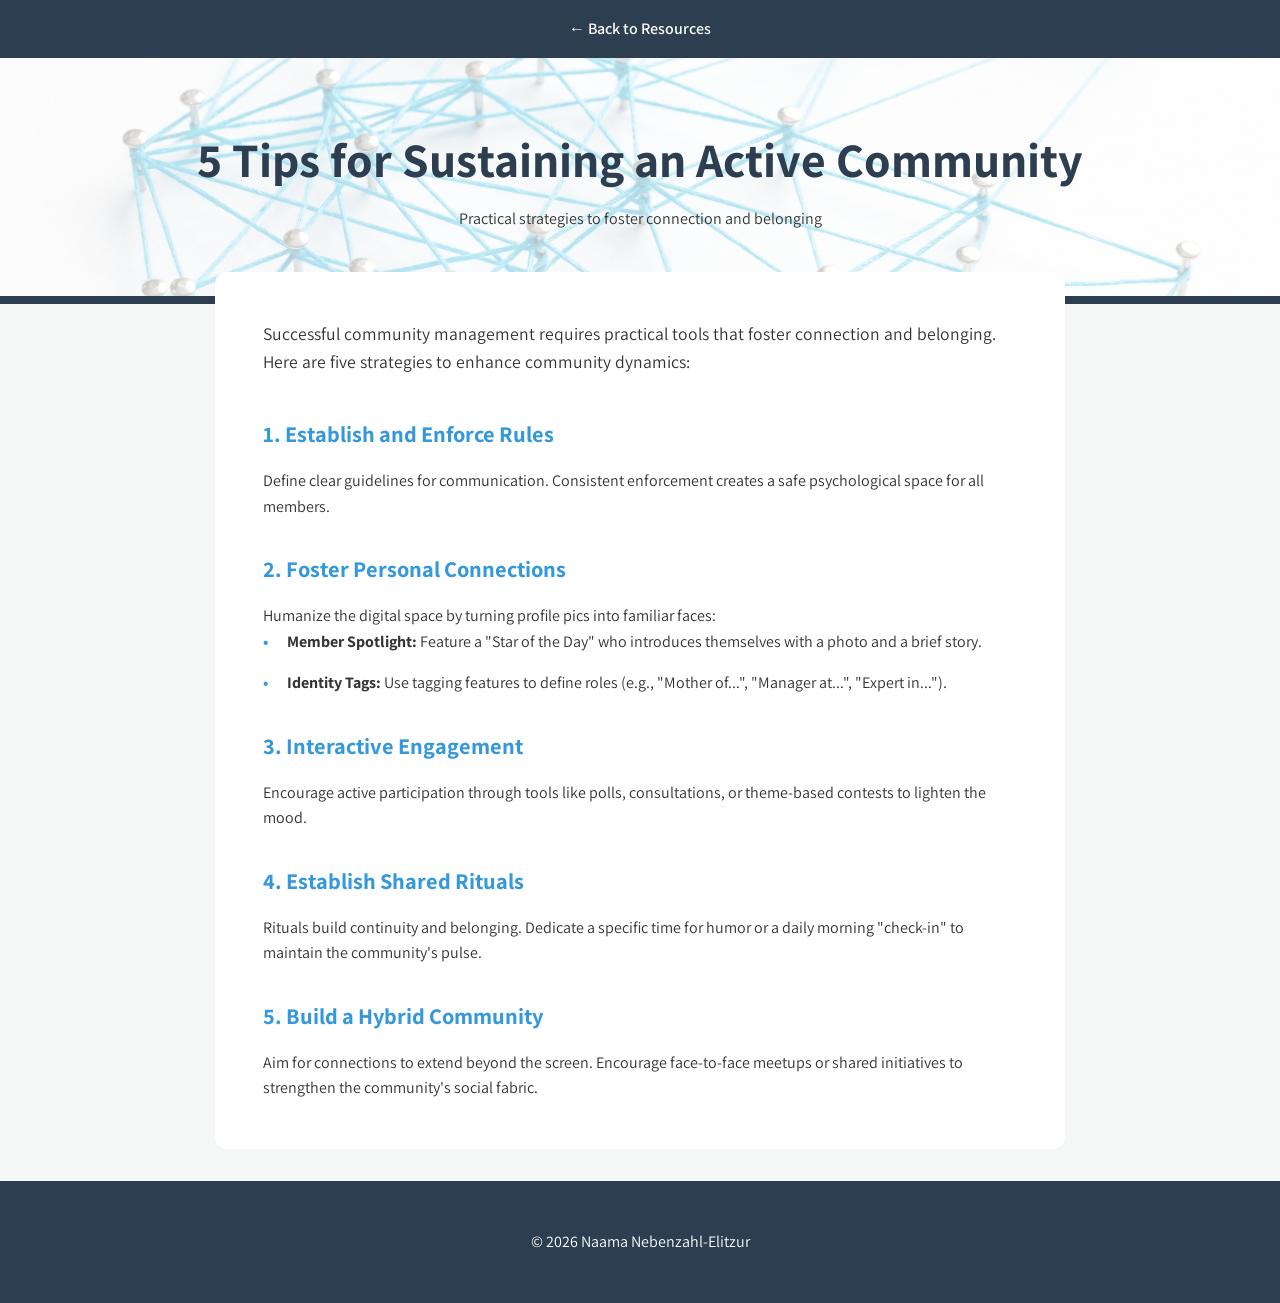
<file: res-tips-en.html>
<!DOCTYPE html>
<html lang="en" dir="ltr">
<head>
    <meta charset="UTF-8">
    <title>Community Management Tips | Naama Nebenzahl-Elitzur</title>
    <link rel="stylesheet" href="style.css">
    <link href="https://fonts.googleapis.com/css2?family=Assistant:wght@400;600;700&display=swap" rel="stylesheet">
</head>
<body>
    <nav class="navbar"><div class="nav-links"><a href="index.html#resources">← Back to Resources</a></div></nav>

    <header class="hero" style="padding: 4rem 2rem;">
        <h1>5 Tips for Sustaining an Active Community</h1>
        <p>Practical strategies to foster connection and belonging</p>
    </header>

    <main class="container" style="max-width: 850px; background: white; padding: 3rem; margin-top: -2rem; border-radius: 12px;">
        
        <p style="font-size: 1.1rem; margin-bottom: 2.5rem;">Successful community management requires practical tools that foster connection and belonging. Here are five strategies to enhance community dynamics:</p>

        <h3 style="color: var(--accent-color); font-size: 1.4rem; margin-bottom: 1rem;">1. Establish and Enforce Rules</h3>
        <p style="margin-bottom: 2rem;">Define clear guidelines for communication. Consistent enforcement creates a safe psychological space for all members.</p>

        <h3 style="color: var(--accent-color); font-size: 1.4rem; margin-bottom: 1rem;">2. Foster Personal Connections</h3>
        <p>Humanize the digital space by turning profile pics into familiar faces:</p>
        <ul class="styled-list" style="margin-bottom: 2rem;">
            <li><strong>Member Spotlight:</strong> Feature a "Star of the Day" who introduces themselves with a photo and a brief story.</li>
            <li><strong>Identity Tags:</strong> Use tagging features to define roles (e.g., "Mother of...", "Manager at...", "Expert in...").</li>
        </ul>

        <h3 style="color: var(--accent-color); font-size: 1.4rem; margin-bottom: 1rem;">3. Interactive Engagement</h3>
        <p style="margin-bottom: 2rem;">Encourage active participation through tools like polls, consultations, or theme-based contests to lighten the mood.</p>

        <h3 style="color: var(--accent-color); font-size: 1.4rem; margin-bottom: 1rem;">4. Establish Shared Rituals</h3>
        <p style="margin-bottom: 2rem;">Rituals build continuity and belonging. Dedicate a specific time for humor or a daily morning "check-in" to maintain the community's pulse.</p>

        <h3 style="color: var(--accent-color); font-size: 1.4rem; margin-bottom: 1rem;">5. Build a Hybrid Community</h3>
        <p>Aim for connections to extend beyond the screen. Encourage face-to-face meetups or shared initiatives to strengthen the community's social fabric.</p>

    </main>
    <footer><p>&copy; 2026 Naama Nebenzahl-Elitzur</p></footer>
</body>
</html>
</file>
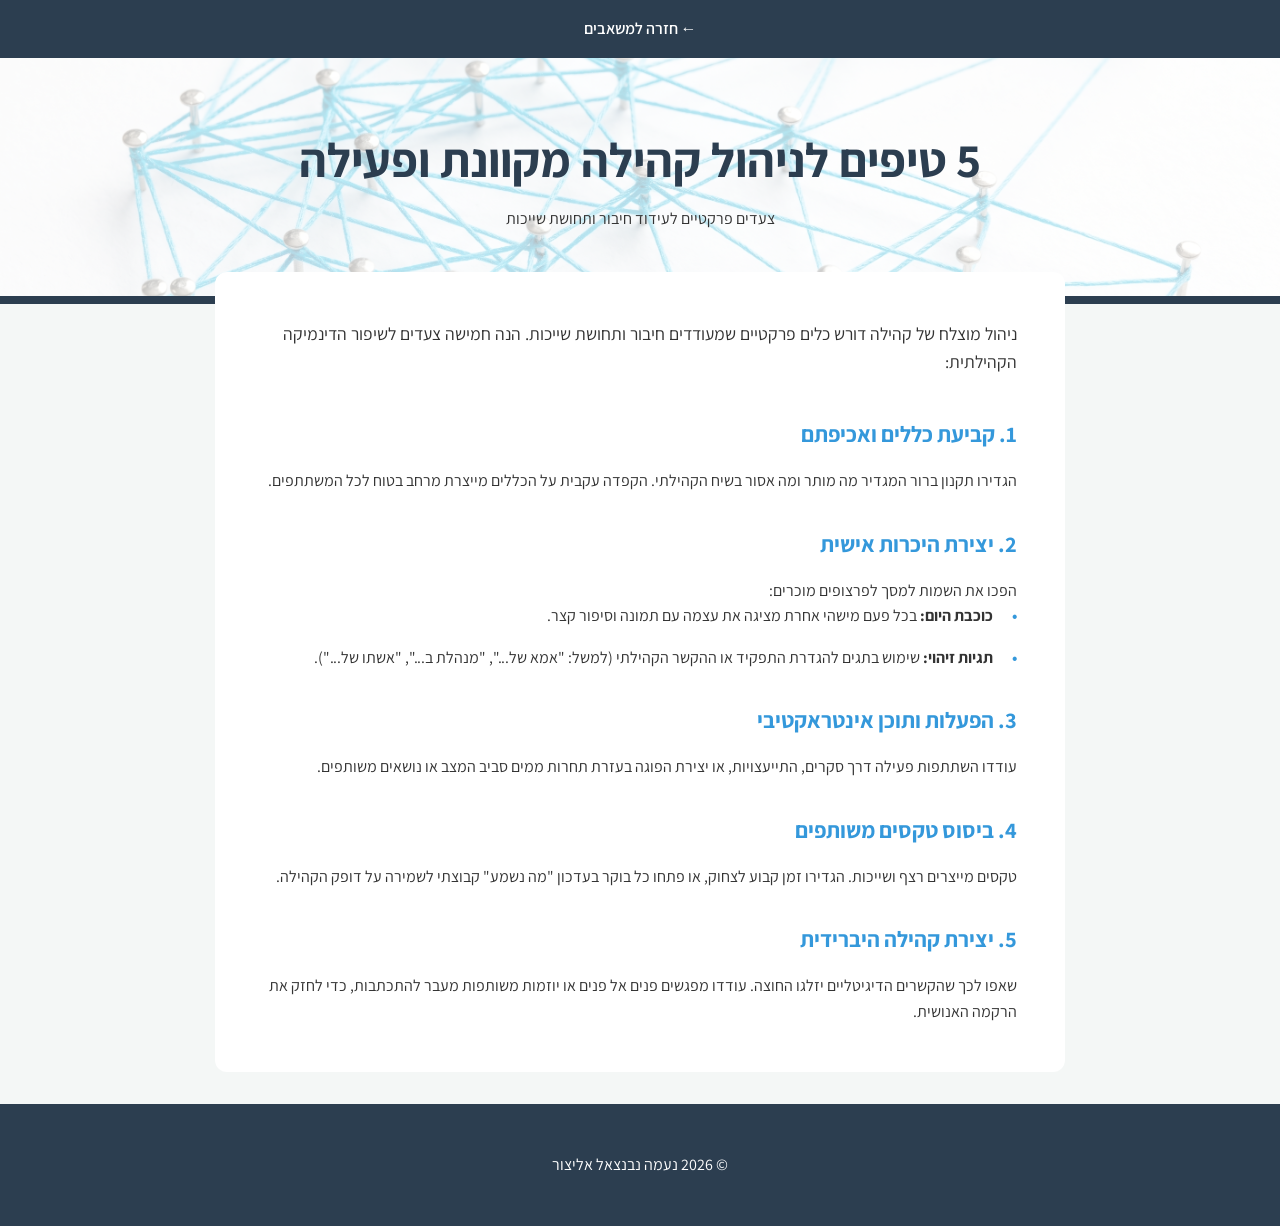
<file: res-tips-he.html>
<!DOCTYPE html>
<html lang="he" dir="rtl">
<head>
    <meta charset="UTF-8">
    <title>5 טיפים לניהול קהילה | נעמה נבנצאל אליצור</title>
    <link rel="stylesheet" href="style.css">
    <link href="https://fonts.googleapis.com/css2?family=Assistant:wght@400;600;700&display=swap" rel="stylesheet">
</head>
<body>
    <nav class="navbar"><div class="nav-links"><a href="he.html#resources">← חזרה למשאבים</a></div></nav>

    <header class="hero" style="padding: 4rem 2rem;">
        <h1>5 טיפים לניהול קהילה מקוונת ופעילה</h1>
        <p>צעדים פרקטיים לעידוד חיבור ותחושת שייכות</p>
    </header>

    <main class="container" style="max-width: 850px; background: white; padding: 3rem; margin-top: -2rem; border-radius: 12px;">
        
        <p style="font-size: 1.1rem; margin-bottom: 2.5rem;">ניהול מוצלח של קהילה דורש כלים פרקטיים שמעודדים חיבור ותחושת שייכות. הנה חמישה צעדים לשיפור הדינמיקה הקהילתית:</p>

        <h3 style="color: var(--accent-color); font-size: 1.4rem; margin-bottom: 1rem;">1. קביעת כללים ואכיפתם</h3>
        <p style="margin-bottom: 2rem;">הגדירו תקנון ברור המגדיר מה מותר ומה אסור בשיח הקהילתי. הקפדה עקבית על הכללים מייצרת מרחב בטוח לכל המשתתפים.</p>

        <h3 style="color: var(--accent-color); font-size: 1.4rem; margin-bottom: 1rem;">2. יצירת היכרות אישית</h3>
        <p>הפכו את השמות למסך לפרצופים מוכרים:</p>
        <ul class="styled-list" style="margin-bottom: 2rem;">
            <li><strong>כוכבת היום:</strong> בכל פעם מישהי אחרת מציגה את עצמה עם תמונה וסיפור קצר.</li>
            <li><strong>תגיות זיהוי:</strong> שימוש בתגים להגדרת התפקיד או ההקשר הקהילתי (למשל: "אמא של...", "מנהלת ב...", "אשתו של...").</li>
        </ul>

        <h3 style="color: var(--accent-color); font-size: 1.4rem; margin-bottom: 1rem;">3. הפעלות ותוכן אינטראקטיבי</h3>
        <p style="margin-bottom: 2rem;">עודדו השתתפות פעילה דרך סקרים, התייעצויות, או יצירת הפוגה בעזרת תחרות ממים סביב המצב או נושאים משותפים.</p>

        <h3 style="color: var(--accent-color); font-size: 1.4rem; margin-bottom: 1rem;">4. ביסוס טקסים משותפים</h3>
        <p style="margin-bottom: 2rem;">טקסים מייצרים רצף ושייכות. הגדירו זמן קבוע לצחוק, או פתחו כל בוקר בעדכון "מה נשמע" קבוצתי לשמירה על דופק הקהילה.</p>

        <h3 style="color: var(--accent-color); font-size: 1.4rem; margin-bottom: 1rem;">5. יצירת קהילה היברידית</h3>
        <p>שאפו לכך שהקשרים הדיגיטליים יזלגו החוצה. עודדו מפגשים פנים אל פנים או יוזמות משותפות מעבר להתכתבות, כדי לחזק את הרקמה האנושית.</p>

    </main>
    <footer><p>&copy; 2026 נעמה נבנצאל אליצור</p></footer>
</body>
</html>
</file>
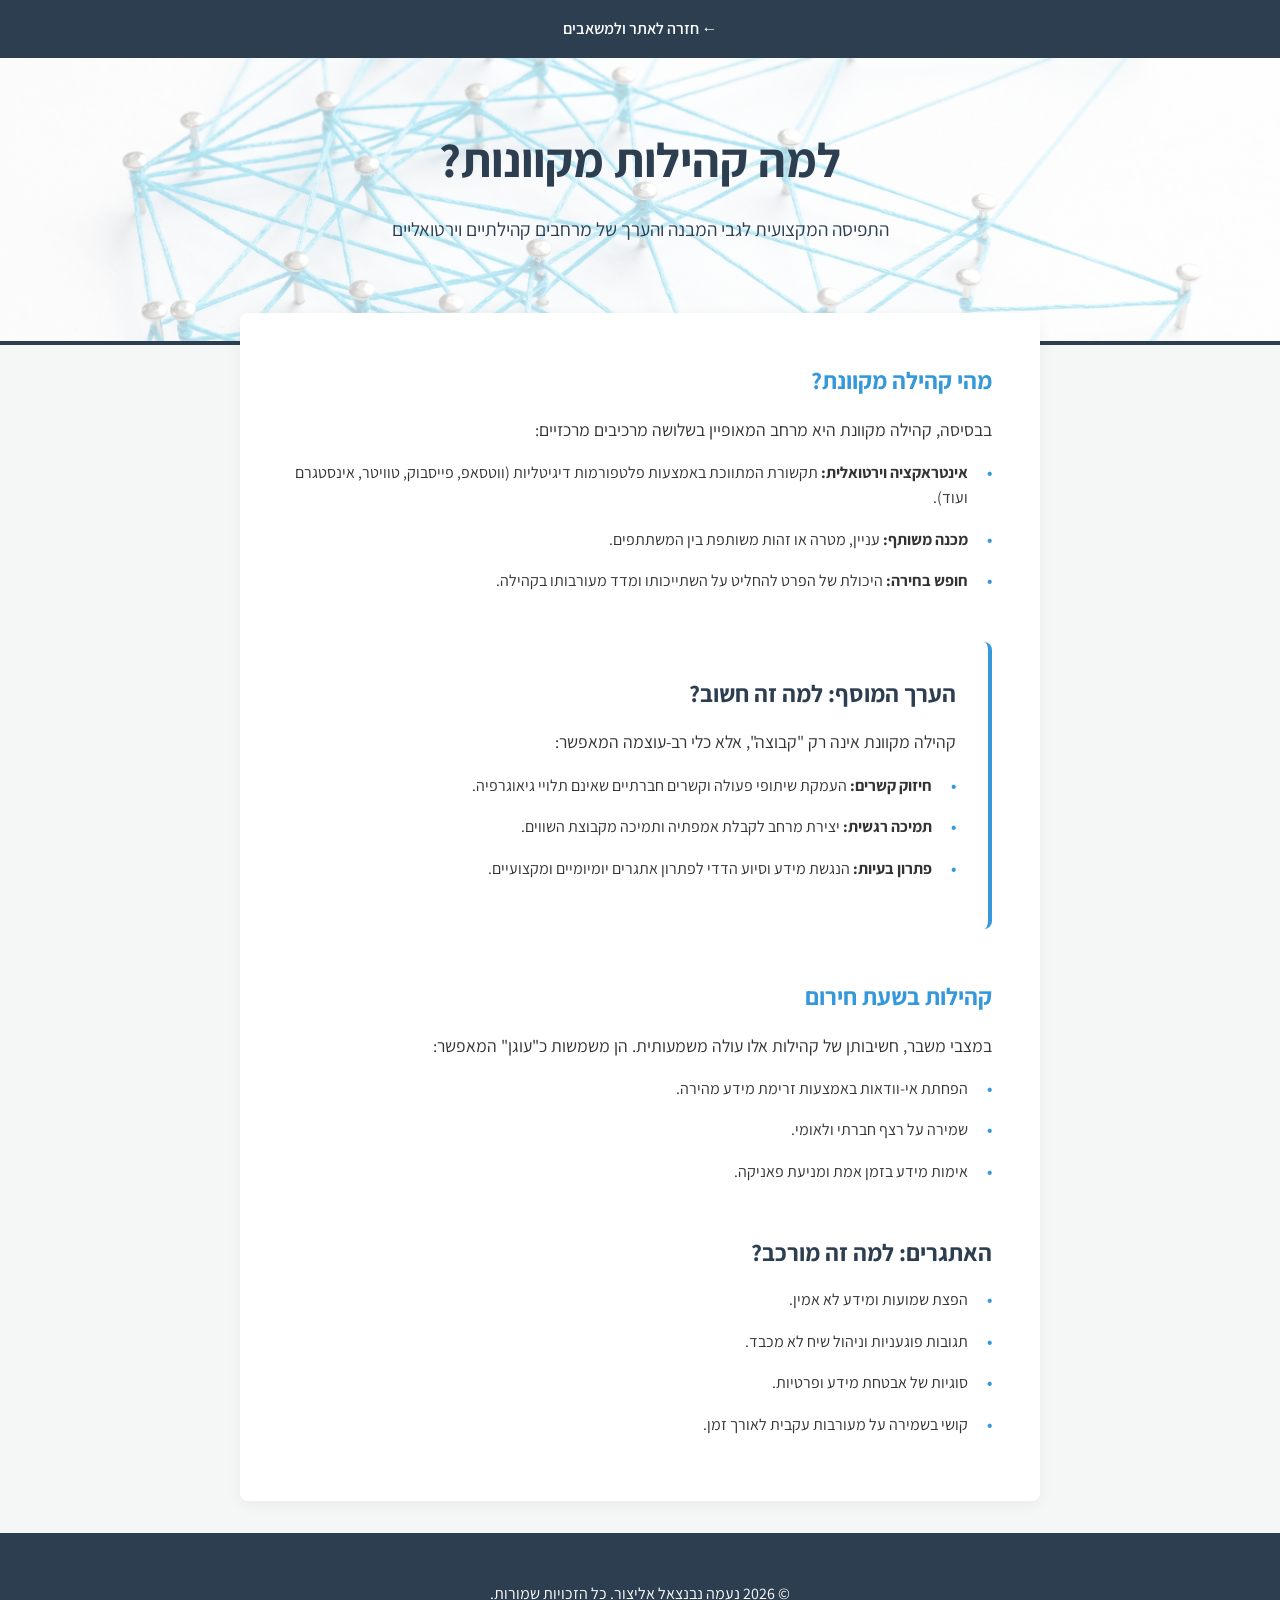
<file: resource-online-communities-h.html>
<!DOCTYPE html>
<html lang="he" dir="rtl">
<head>
    <meta charset="UTF-8">
    <meta name="viewport" content="width=device-width, initial-scale=1.0">
    <title>למה קהילות מקוונות? | נעמה נבנצאל אליצור</title>
    <link rel="icon" type="image/png" href="favicon.png">
    <link href="https://fonts.googleapis.com/css2?family=Assistant:wght@300;400;600;700&display=swap" rel="stylesheet">
    <link rel="stylesheet" href="style.css">
</head>
<body id="top">
    <nav class="navbar">
        <div class="nav-links">
            <a href="he.html#resources">← חזרה לאתר ולמשאבים</a>
        </div>
    </nav>

    <header class="hero" style="padding: 4rem 2rem; border-bottom: 4px solid var(--primary-color);">
        <h1>למה קהילות מקוונות?</h1>
        <h2 style="margin-top: 1rem; color: var(--primary-color);">התפיסה המקצועית לגבי המבנה והערך של מרחבים קהילתיים וירטואליים</h2>
    </header>

    <main class="container" style="max-width: 800px; background: white; padding: 3rem; margin-top: -2rem; border-radius: 8px; box-shadow: 0 4px 15px rgba(0,0,0,0.05); position: relative; z-index: 10;">
        
        <div style="margin-bottom: 3rem;">
            <h2 style="color: var(--accent-color); margin-bottom: 1rem;">מהי קהילה מקוונת?</h2>
            <p style="margin-bottom: 1rem; font-size: 1.1rem;">בבסיסה, קהילה מקוונת היא מרחב המאופיין בשלושה מרכיבים מרכזיים:</p>
            <ul class="styled-list">
                <li><strong>אינטראקציה וירטואלית:</strong> תקשורת המתווכת באמצעות פלטפורמות דיגיטליות (ווטסאפ, פייסבוק, טוויטר, אינסטגרם ועוד).</li>
                <li><strong>מכנה משותף:</strong> עניין, מטרה או זהות משותפת בין המשתתפים.</li>
                <li><strong>חופש בחירה:</strong> היכולת של הפרט להחליט על השתייכותו ומדד מעורבותו בקהילה.</li>
            </ul>
        </div>

        <div style="margin-bottom: 3rem; padding: 2rem; background-color: var(--bg-light); border-radius: 8px; border-right: 4px solid var(--accent-color);">
            <h2 style="color: var(--primary-color); margin-bottom: 1rem;">הערך המוסף: למה זה חשוב?</h2>
            <p style="margin-bottom: 1rem; font-size: 1.1rem;">קהילה מקוונת אינה רק "קבוצה", אלא כלי רב-עוצמה המאפשר:</p>
            <ul class="styled-list">
                <li><strong>חיזוק קשרים:</strong> העמקת שיתופי פעולה וקשרים חברתיים שאינם תלויי גיאוגרפיה.</li>
                <li><strong>תמיכה רגשית:</strong> יצירת מרחב לקבלת אמפתיה ותמיכה מקבוצת השווים.</li>
                <li><strong>פתרון בעיות:</strong> הנגשת מידע וסיוע הדדי לפתרון אתגרים יומיומיים ומקצועיים.</li>
            </ul>
        </div>

        <div style="margin-bottom: 3rem;">
            <h2 style="color: var(--accent-color); margin-bottom: 1rem;">קהילות בשעת חירום</h2>
            <p style="margin-bottom: 1rem; font-size: 1.1rem;">במצבי משבר, חשיבותן של קהילות אלו עולה משמעותית. הן משמשות כ"עוגן" המאפשר:</p>
            <ul class="styled-list">
                <li>הפחתת אי-וודאות באמצעות זרימת מידע מהירה.</li>
                <li>שמירה על רצף חברתי ולאומי.</li>
                <li>אימות מידע בזמן אמת ומניעת פאניקה.</li>
            </ul>
        </div>

        <div style="margin-bottom: 1rem;">
            <h2 style="color: var(--primary-color); margin-bottom: 1rem;">האתגרים: למה זה מורכב?</h2>
            <ul class="styled-list">
                <li>הפצת שמועות ומידע לא אמין.</li>
                <li>תגובות פוגעניות וניהול שיח לא מכבד.</li>
                <li>סוגיות של אבטחת מידע ופרטיות.</li>
                <li>קושי בשמירה על מעורבות עקבית לאורך זמן.</li>
            </ul>
        </div>

    </main>

    <footer>
        <p>&copy; 2026 נעמה נבנצאל אליצור. כל הזכויות שמורות.</p>
    </footer>
</body>
</html>
</file>
<file: style.css>
/* style.css */
:root {
    --primary-color: #2c3e50;
    --secondary-color: #34495e;
    --accent-color: #3498db;
    --bg-light: #ffffff;
    --text-color: #333333;
    --white: #ffffff;
    --border-color: #e0e6ed;
}

* { margin: 0; padding: 0; box-sizing: border-box; }

body {
    font-family: 'Assistant', sans-serif;
    line-height: 1.6;
    color: var(--text-color);
    background-color: #f4f7f6;
}

.navbar {
    background-color: var(--primary-color);
    padding: 1rem 2rem;
    position: sticky;
    top: 0;
    z-index: 1000;
}

.nav-links { display: flex; justify-content: center; flex-wrap: wrap; gap: 1.5rem; }
.nav-links a { color: var(--white); text-decoration: none; font-weight: 600; }
.nav-links .lang-btn { border: 1px solid var(--white); padding: 2px 10px; border-radius: 4px; }

.hero {
    background: linear-gradient(rgba(255, 255, 255, 0.7), rgba(255, 255, 255, 0.7)), 
                url('hero-network.png') center/cover no-repeat;
    padding: 6rem 2rem;
    text-align: center;
    border-bottom: 8px solid var(--primary-color);
}

.hero h1 { font-size: 3rem; color: var(--primary-color); margin-bottom: 0.5rem; }
.hero h2 { font-size: 1.2rem; color: var(--secondary-color); font-weight: 400; margin-bottom: 2rem; }

.social-links { display: flex; justify-content: center; flex-wrap: wrap; gap: 1rem; }
.btn {
    display: inline-block;
    background-color: var(--primary-color);
    color: var(--white);
    padding: 0.6rem 1.2rem;
    border-radius: 5px;
    text-decoration: none;
    font-weight: 600;
}

.container { max-width: 1100px; margin: 0 auto; padding: 3rem 2rem; }
.section { padding: 4rem 0; border-bottom: 1px solid var(--border-color); }
.section-title { color: var(--primary-color); font-size: 2.2rem; margin-bottom: 3rem; text-align: center; }

.content-grid { display: flex; align-items: center; justify-content: space-between; gap: 5rem; }
.text-content { flex: 1; }

.profile-img {
    width: 220px; height: 220px; border-radius: 50%; object-fit: cover;
    flex-shrink: 0; box-shadow: 0 4px 10px rgba(0,0,0,0.1); border: 5px solid var(--primary-color);
}

.side-img { width: 350px; height: 250px; object-fit: cover; border-radius: 8px; flex-shrink: 0; box-shadow: 0 4px 10px rgba(0,0,0,0.1); }

.resource-grid {
    display: grid;
    grid-template-columns: repeat(auto-fit, minmax(280px, 1fr));
    gap: 2rem;
}

.resource-card {
    background: var(--white);
    border: 1px solid var(--border-color);
    border-radius: 12px;
    padding: 2.5rem;
    text-align: center;
    transition: transform 0.3s, box-shadow 0.3s;
    text-decoration: none;
    color: inherit;
    display: flex;
    flex-direction: column;
    align-items: center;
    min-height: 320px;
}

.resource-card:hover {
    transform: translateY(-5px);
    box-shadow: 0 8px 15px rgba(0,0,0,0.1);
    border-color: var(--accent-color);
}

.resource-icon { width: 80px; height: 80px; margin-bottom: 1.5rem; object-fit: contain; }
.resource-card h3 { color: var(--primary-color); margin-bottom: 0.8rem; font-size: 1.2rem; }
.resource-card p { font-size: 0.95rem; color: #666; line-height: 1.5; }

.styled-list { list-style: none; }
.styled-list li { margin-bottom: 1rem; padding-left: 1.5rem; position: relative; }
.styled-list li::before { content: "•"; color: var(--accent-color); position: absolute; left: 0; font-weight: bold; }
[dir="rtl"] .styled-list li { padding-left: 0; padding-right: 1.5rem; }
[dir="rtl"] .styled-list li::before { left: auto; right: 0; }

.doi-link { color: var(--accent-color); text-decoration: none; font-size: 0.9rem; font-weight: 600; }

.contact-form { max-width: 600px; margin: 0 auto; display: flex; flex-direction: column; gap: 1rem; }
.contact-form input, .contact-form textarea { padding: 1rem; border: 1px solid #ccc; border-radius: 5px; font-family: inherit; }
.submit-btn { background-color: var(--accent-color); color: var(--white); border: none; padding: 1rem; border-radius: 5px; cursor: pointer; font-weight: bold; }

footer { background-color: var(--primary-color); color: var(--white); padding: 3rem 2rem; text-align: center; margin-top: 2rem; }

@media (max-width: 768px) { .content-grid { flex-direction: column; text-align: center; gap: 2.5rem; } .side-img { width: 100%; height: auto; max-width: 400px; } }
</file>
